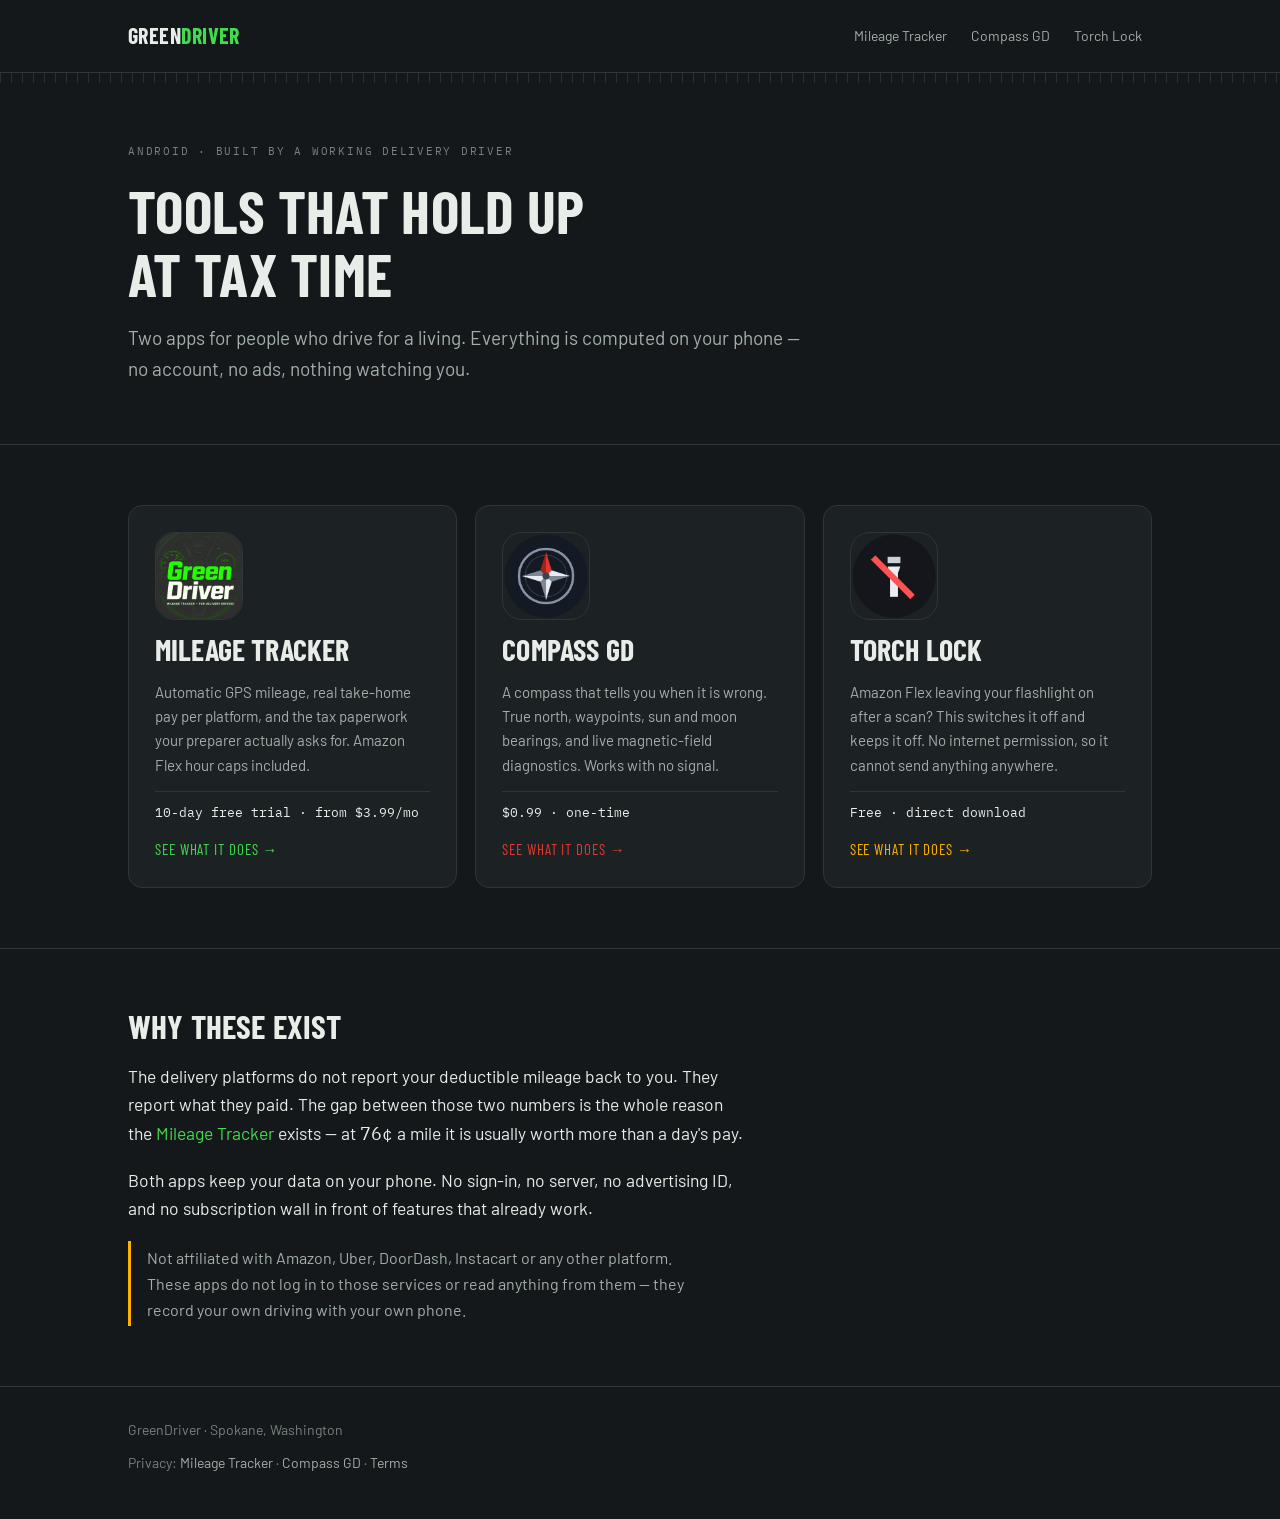
<file: index.html>
<!doctype html>
<html lang="en">
<head>
<meta charset="utf-8">
<meta name="viewport" content="width=device-width, initial-scale=1">
<meta name="theme-color" content="#14181a">
<meta name="description" content="Android apps for gig delivery drivers. Mileage, real pay and tax paperwork, plus a compass that tells you when it is wrong.">
<title>GreenDriver Apps</title>
  <link rel="preconnect" href="https://fonts.googleapis.com">
  <link rel="preconnect" href="https://fonts.gstatic.com" crossorigin>
  <link rel="stylesheet" href="https://fonts.googleapis.com/css2?family=Barlow+Condensed:wght@600;700&family=Barlow:wght@400;600&family=IBM+Plex+Mono:wght@400;500&display=swap">
  <link rel="stylesheet" href="style.css">
</head>
<body>
<header class="topbar">
  <div class="wrap">
    <span class="wordmark">Green<span class="accent">Driver</span></span>
    <nav>
      <a href="greendriver.html">Mileage Tracker</a>
      <a href="compass.html">Compass GD</a>
      <a href="torchlock.html">Torch Lock</a>
    </nav>
  </div>
</header>
<div class="ticks"></div>

<main>
  <section>
    <div class="wrap stack">
      <p class="eyebrow">Android · built by a working delivery driver</p>
      <h1>Tools that hold up<br>at tax time</h1>
      <p class="lede">
        Two apps for people who drive for a living. Everything is computed on your phone —
        no account, no ads, nothing watching you.
      </p>
    </div>
  </section>

  <section>
    <div class="wrap">
      <div class="tiles">

        <a class="tile tile--gd" href="greendriver.html">
          <img src="greendriver.png" alt="GreenDriver Mileage Tracker icon">
          <h2>Mileage Tracker</h2>
          <p>
            Automatic GPS mileage, real take-home pay per platform, and the tax paperwork
            your preparer actually asks for. Amazon Flex hour caps included.
          </p>
          <span class="tile-price">10-day free trial · from $3.99/mo</span>
          <span class="tile-go">See what it does →</span>
        </a>

        <a class="tile tile--cp" href="compass.html">
          <img src="compass.png" alt="Compass GD icon">
          <h2>Compass GD</h2>
          <p>
            A compass that tells you when it is wrong. True north, waypoints, sun and moon
            bearings, and live magnetic-field diagnostics. Works with no signal.
          </p>
          <span class="tile-price">$0.99 · one-time</span>
          <span class="tile-go">See what it does →</span>
        </a>


        <a class="tile tile--tl" href="torchlock.html">
          <img src="torchlock.png" alt="Torch Lock icon">
          <h2>Torch Lock</h2>
          <p>
            Amazon Flex leaving your flashlight on after a scan? This switches it off and keeps
            it off. No internet permission, so it cannot send anything anywhere.
          </p>
          <span class="tile-price">Free · direct download</span>
          <span class="tile-go">See what it does →</span>
        </a>

      </div>
    </div>
  </section>

  <section>
    <div class="wrap stack">
      <h2>Why these exist</h2>
      <p>
        The delivery platforms do not report your deductible mileage back to you. They report
        what they paid. The gap between those two numbers is the whole reason the
        <a href="greendriver.html">Mileage Tracker</a> exists — at
        <span style="font-family:var(--mono)">76¢</span> a mile it is usually worth more than a
        day's pay.
      </p>
      <p>
        Both apps keep your data on your phone. No sign-in, no server, no advertising ID, and
        no subscription wall in front of features that already work.
      </p>
      <p class="callout">
        Not affiliated with Amazon, Uber, DoorDash, Instacart or any other platform. These apps
        do not log in to those services or read anything from them — they record your own
        driving with your own phone.
      </p>
    </div>
  </section>
</main>

<footer>
  <div class="wrap">
    <span>GreenDriver · Spokane, Washington</span>
    <span>
      Privacy: <a href="privacy.html">Mileage Tracker</a> ·
      <a href="compass-privacy.html">Compass GD</a> ·
      <a href="terms.html">Terms</a>
    </span>
  </div>
</footer>
</body>
</html>
</file>
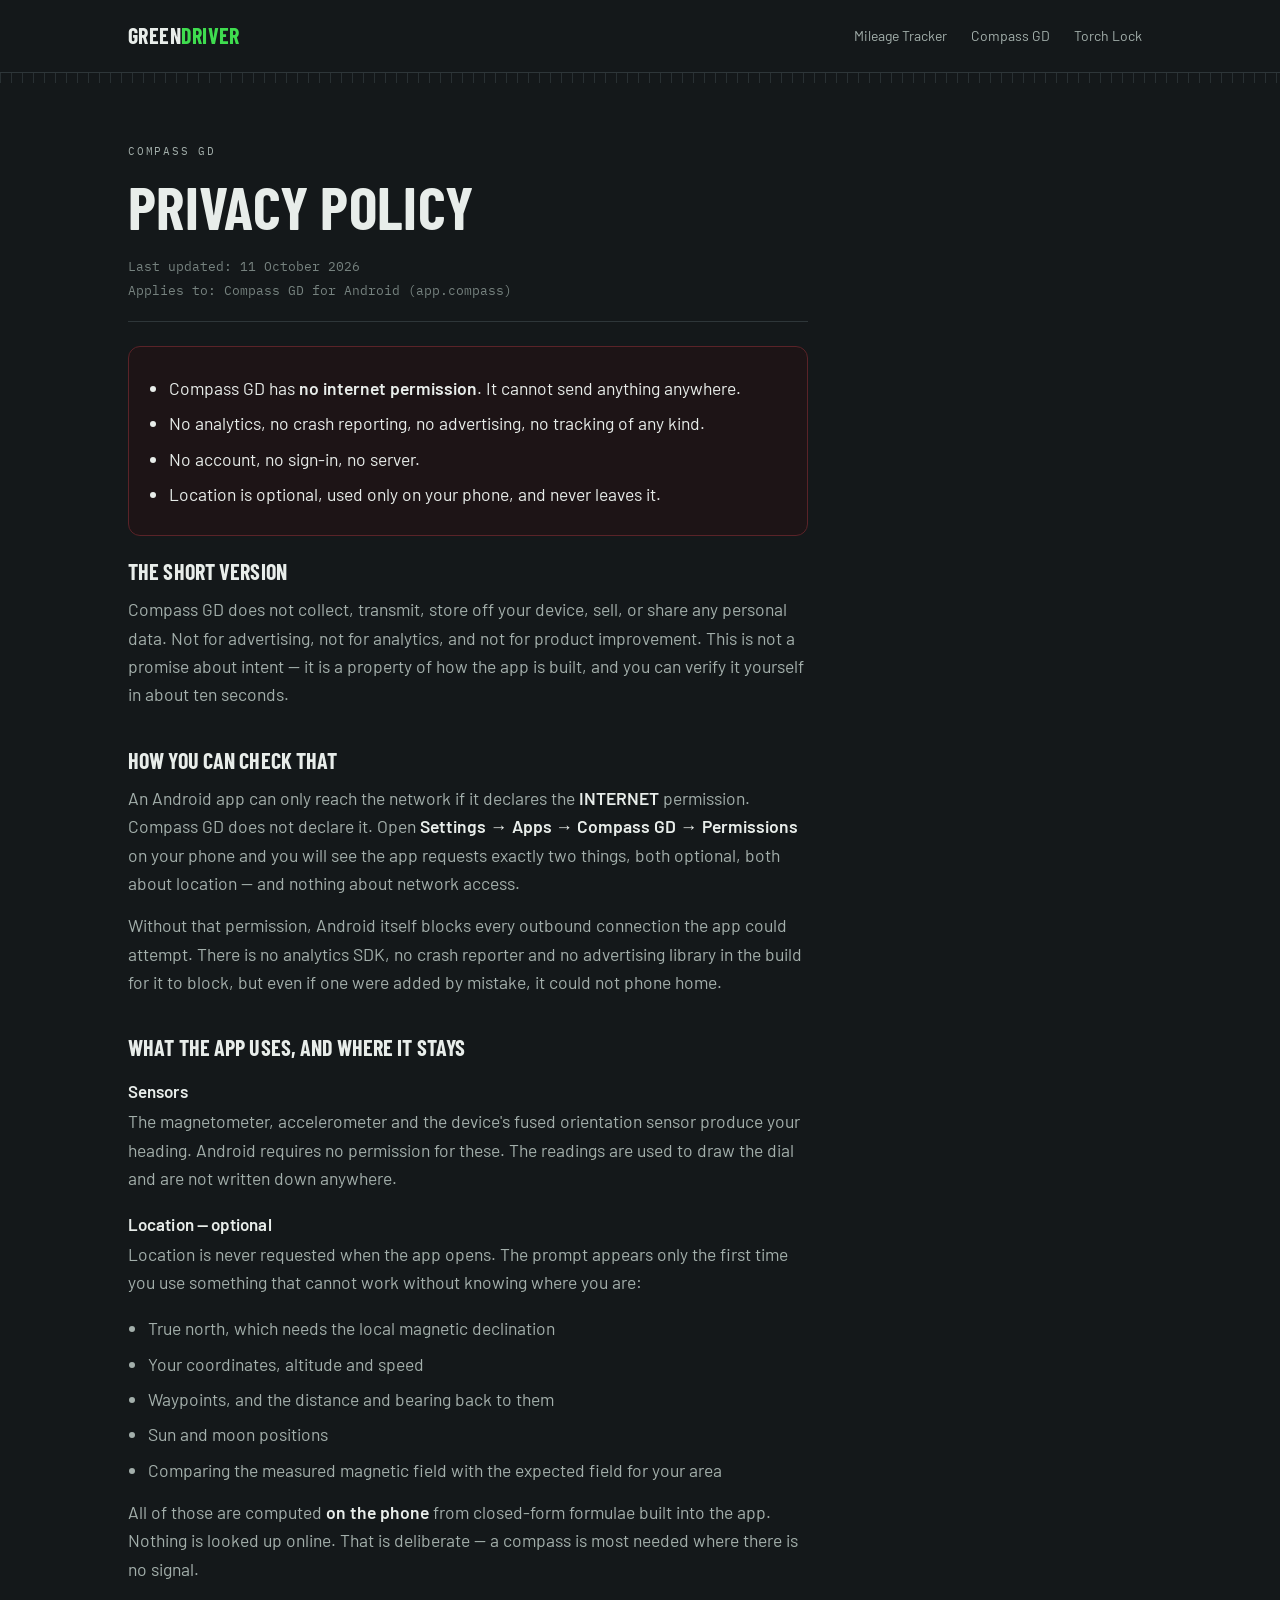
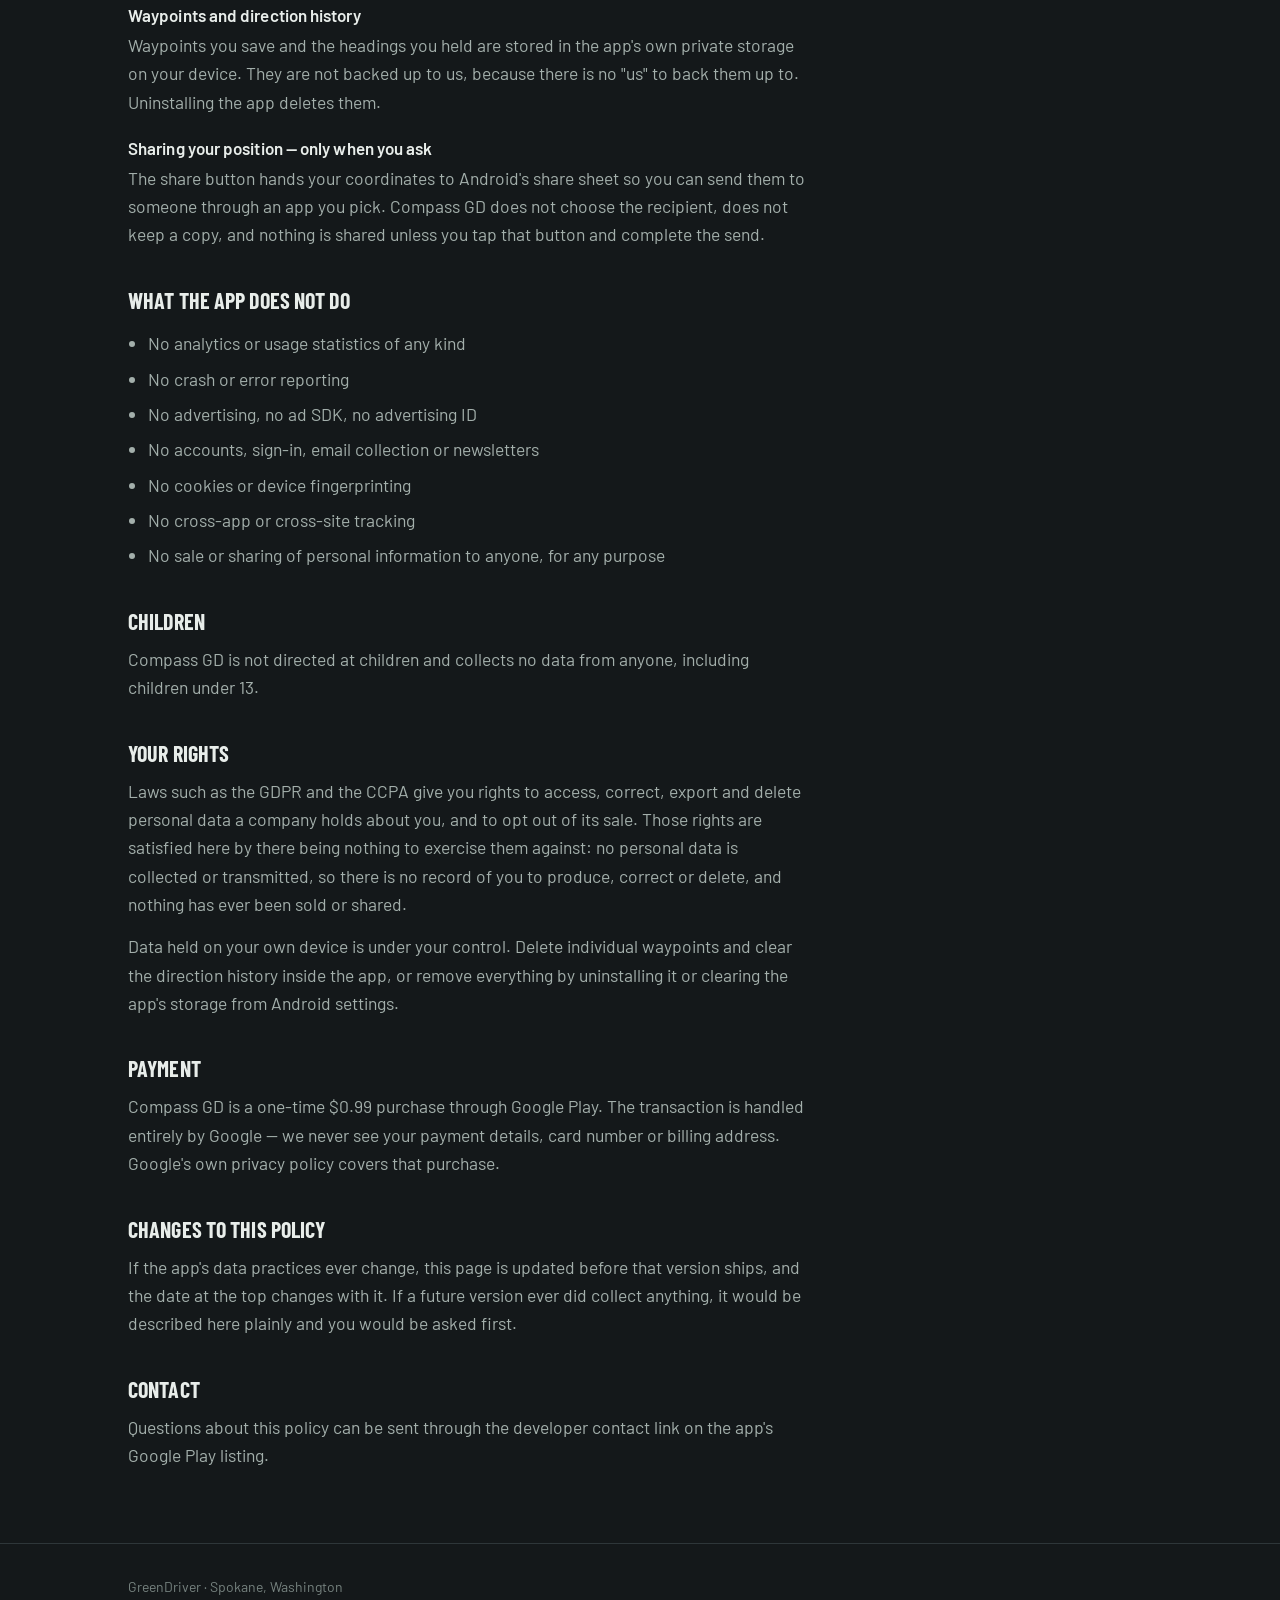
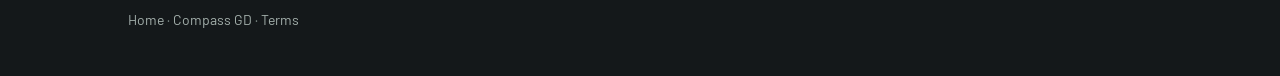
<file: compass-privacy.html>
<!doctype html>
<html lang="en">
<head>
<meta charset="utf-8">
<meta name="viewport" content="width=device-width, initial-scale=1">
<meta name="theme-color" content="#14181a">
<meta name="description" content="Android apps for gig delivery drivers. Mileage, real pay and tax paperwork, plus a compass that tells you when it is wrong.">
<title>Compass GD Privacy Policy</title>
  <link rel="preconnect" href="https://fonts.googleapis.com">
  <link rel="preconnect" href="https://fonts.gstatic.com" crossorigin>
  <link rel="stylesheet" href="https://fonts.googleapis.com/css2?family=Barlow+Condensed:wght@600;700&family=Barlow:wght@400;600&family=IBM+Plex+Mono:wght@400;500&display=swap">
  <link rel="stylesheet" href="style.css">
</head>
<body>
<header class="topbar">
  <div class="wrap">
    <a class="wordmark" href="index.html">Green<span class="accent">Driver</span></a>
    <nav>
      <a href="greendriver.html">Mileage Tracker</a>
      <a href="compass.html">Compass GD</a>
      <a href="torchlock.html">Torch Lock</a>
    </nav>
  </div>
</header>
<div class="ticks"></div>

<main>
  <section>
    <div class="wrap">
      <div class="prose">
        <p class="eyebrow">Compass GD</p>
        <h1>Privacy Policy</h1>

        <div class="meta">
          <span>Last updated: 11 October 2026</span>
          <span>Applies to: Compass GD for Android (app.compass)</span>
        </div>

        <div class="summary summary--cp">
          <ul>
            <li>Compass GD has <b>no internet permission</b>. It cannot send anything anywhere.</li>
            <li>No analytics, no crash reporting, no advertising, no tracking of any kind.</li>
            <li>No account, no sign-in, no server.</li>
            <li>Location is optional, used only on your phone, and never leaves it.</li>
          </ul>
        </div>

        <h2>The short version</h2>
        <p>
          Compass GD does not collect, transmit, store off your device, sell, or share any
          personal data. Not for advertising, not for analytics, and not for product
          improvement. This is not a promise about intent — it is a property of how the app is
          built, and you can verify it yourself in about ten seconds.
        </p>

        <h2>How you can check that</h2>
        <p>
          An Android app can only reach the network if it declares the
          <b>INTERNET</b> permission. Compass GD does not declare it. Open
          <b>Settings → Apps → Compass GD → Permissions</b> on your phone and you will see the
          app requests exactly two things, both optional, both about location — and nothing
          about network access.
        </p>
        <p>
          Without that permission, Android itself blocks every outbound connection the app could
          attempt. There is no analytics SDK, no crash reporter and no advertising library in the
          build for it to block, but even if one were added by mistake, it could not phone home.
        </p>

        <h2>What the app uses, and where it stays</h2>

        <h3>Sensors</h3>
        <p>
          The magnetometer, accelerometer and the device's fused orientation sensor produce your
          heading. Android requires no permission for these. The readings are used to draw the
          dial and are not written down anywhere.
        </p>

        <h3>Location — optional</h3>
        <p>
          Location is never requested when the app opens. The prompt appears only the first time
          you use something that cannot work without knowing where you are:
        </p>
        <ul>
          <li>True north, which needs the local magnetic declination</li>
          <li>Your coordinates, altitude and speed</li>
          <li>Waypoints, and the distance and bearing back to them</li>
          <li>Sun and moon positions</li>
          <li>Comparing the measured magnetic field with the expected field for your area</li>
        </ul>
        <p>
          All of those are computed <b>on the phone</b> from closed-form formulae built into the
          app. Nothing is looked up online. That is deliberate — a compass is most needed where
          there is no signal.
        </p>

        <h3>Waypoints and direction history</h3>
        <p>
          Waypoints you save and the headings you held are stored in the app's own private
          storage on your device. They are not backed up to us, because there is no "us" to back
          them up to. Uninstalling the app deletes them.
        </p>

        <h3>Sharing your position — only when you ask</h3>
        <p>
          The share button hands your coordinates to Android's share sheet so you can send them
          to someone through an app you pick. Compass GD does not choose the recipient, does not
          keep a copy, and nothing is shared unless you tap that button and complete the send.
        </p>

        <h2>What the app does not do</h2>
        <ul>
          <li>No analytics or usage statistics of any kind</li>
          <li>No crash or error reporting</li>
          <li>No advertising, no ad SDK, no advertising ID</li>
          <li>No accounts, sign-in, email collection or newsletters</li>
          <li>No cookies or device fingerprinting</li>
          <li>No cross-app or cross-site tracking</li>
          <li>No sale or sharing of personal information to anyone, for any purpose</li>
        </ul>

        <h2>Children</h2>
        <p>
          Compass GD is not directed at children and collects no data from anyone, including
          children under 13.
        </p>

        <h2>Your rights</h2>
        <p>
          Laws such as the GDPR and the CCPA give you rights to access, correct, export and
          delete personal data a company holds about you, and to opt out of its sale. Those
          rights are satisfied here by there being nothing to exercise them against: no personal
          data is collected or transmitted, so there is no record of you to produce, correct or
          delete, and nothing has ever been sold or shared.
        </p>
        <p>
          Data held on your own device is under your control. Delete individual waypoints and
          clear the direction history inside the app, or remove everything by uninstalling it or
          clearing the app's storage from Android settings.
        </p>

        <h2>Payment</h2>
        <p>
          Compass GD is a one-time $0.99 purchase through Google Play. The transaction is handled
          entirely by Google — we never see your payment details, card number or billing address.
          Google's own privacy policy covers that purchase.
        </p>

        <h2>Changes to this policy</h2>
        <p>
          If the app's data practices ever change, this page is updated before that version
          ships, and the date at the top changes with it. If a future version ever did collect
          anything, it would be described here plainly and you would be asked first.
        </p>

        <h2>Contact</h2>
        <p>
          Questions about this policy can be sent through the developer contact link on
          the app's Google Play listing.
        </p>
      </div>
    </div>
  </section>
</main>

<footer>
  <div class="wrap">
    <span>GreenDriver · Spokane, Washington</span>
    <span>
      <a href="index.html">Home</a> ·
      <a href="compass.html">Compass GD</a> ·
      <a href="terms.html">Terms</a>
    </span>
  </div>
</footer>
</body>
</html>
</file>
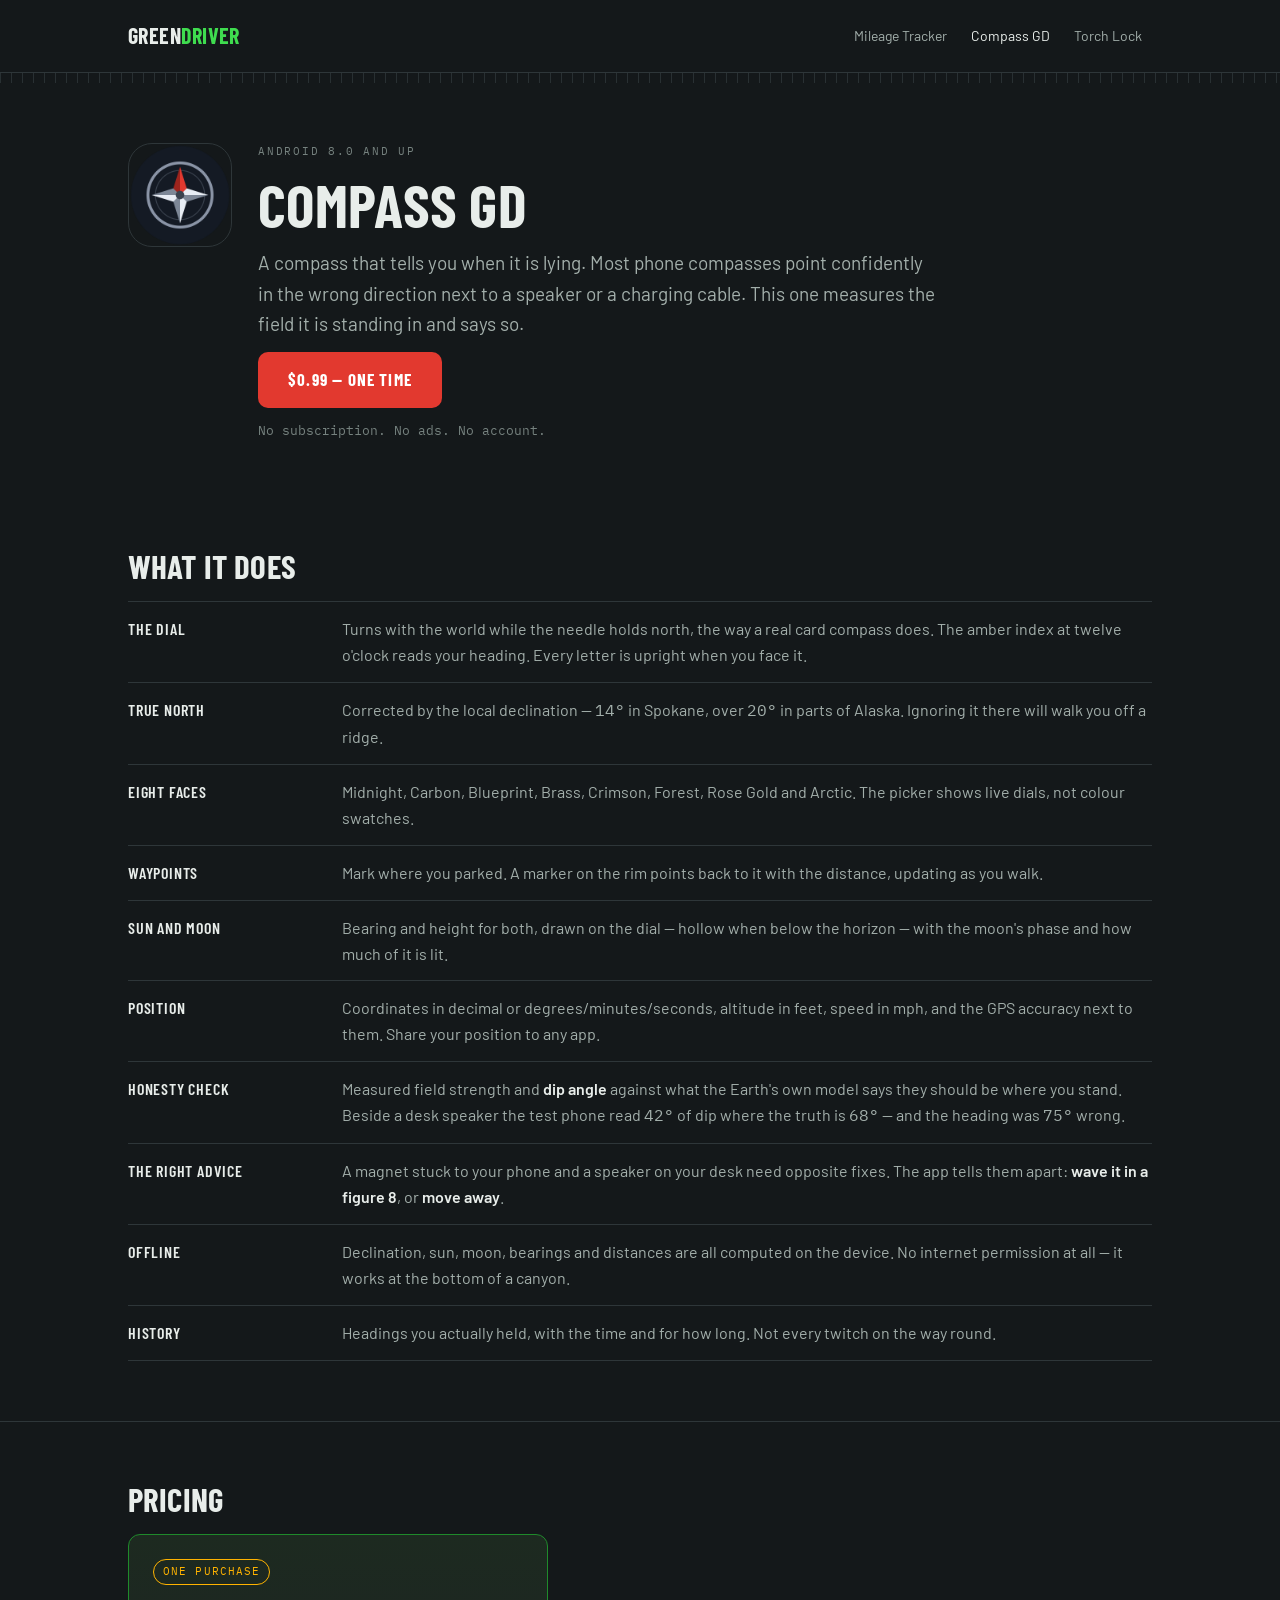
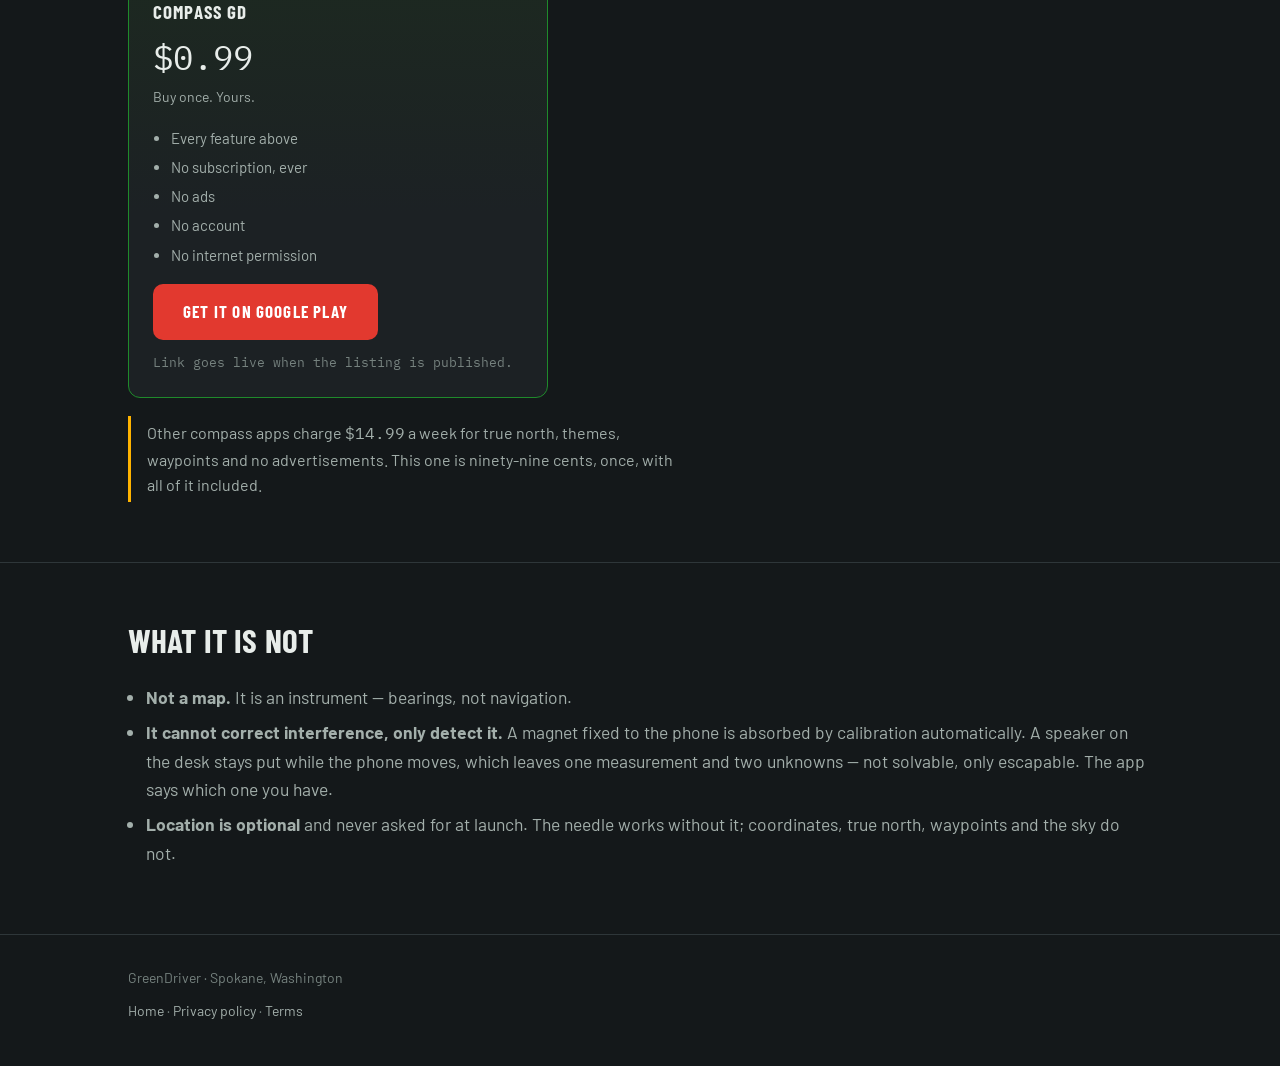
<file: compass.html>
<!doctype html>
<html lang="en">
<head>
<meta charset="utf-8">
<meta name="viewport" content="width=device-width, initial-scale=1">
<meta name="theme-color" content="#14181a">
<meta name="description" content="Android apps for gig delivery drivers. Mileage, real pay and tax paperwork, plus a compass that tells you when it is wrong.">
<title>Compass GD</title>
  <link rel="preconnect" href="https://fonts.googleapis.com">
  <link rel="preconnect" href="https://fonts.gstatic.com" crossorigin>
  <link rel="stylesheet" href="https://fonts.googleapis.com/css2?family=Barlow+Condensed:wght@600;700&family=Barlow:wght@400;600&family=IBM+Plex+Mono:wght@400;500&display=swap">
  <link rel="stylesheet" href="style.css">
</head>
<body>
<header class="topbar">
  <div class="wrap">
    <a class="wordmark" href="index.html">Green<span class="accent">Driver</span></a>
    <nav>
      <a href="greendriver.html">Mileage Tracker</a>
      <a href="compass.html" aria-current="page">Compass GD</a>
      <a href="torchlock.html">Torch Lock</a>
    </nav>
  </div>
</header>
<div class="ticks"></div>

<main>
  <div class="wrap">
    <div class="hero">
      <img src="compass.png" alt="Compass GD icon">
      <div class="hero-text">
        <p class="eyebrow">Android 8.0 and up</p>
        <h1>Compass GD</h1>
        <p class="lede">
          A compass that tells you when it is lying. Most phone compasses point confidently in
          the wrong direction next to a speaker or a charging cable. This one measures the field
          it is standing in and says so.
        </p>
        <a class="cta cta--red" href="#pricing">$0.99 — one time</a>
        <p class="cta-note">No subscription. No ads. No account.</p>
      </div>
    </div>
  </div>

  <section>
    <div class="wrap stack">
      <h2>What it does</h2>
      <div class="spec">

        <div class="spec-row">
          <div class="spec-key">The dial</div>
          <div class="spec-val">
            Turns with the world while the needle holds north, the way a real card compass does.
            The amber index at twelve o'clock reads your heading. Every letter is upright when
            you face it.
          </div>
        </div>

        <div class="spec-row">
          <div class="spec-key">True north</div>
          <div class="spec-val">
            Corrected by the local declination — <span class="num">14°</span> in Spokane, over
            <span class="num">20°</span> in parts of Alaska. Ignoring it there will walk you off
            a ridge.
          </div>
        </div>

        <div class="spec-row">
          <div class="spec-key">Eight faces</div>
          <div class="spec-val">
            Midnight, Carbon, Blueprint, Brass, Crimson, Forest, Rose Gold and Arctic. The
            picker shows live dials, not colour swatches.
          </div>
        </div>

        <div class="spec-row">
          <div class="spec-key">Waypoints</div>
          <div class="spec-val">
            Mark where you parked. A marker on the rim points back to it with the distance,
            updating as you walk.
          </div>
        </div>

        <div class="spec-row">
          <div class="spec-key">Sun and moon</div>
          <div class="spec-val">
            Bearing and height for both, drawn on the dial — hollow when below the horizon —
            with the moon's phase and how much of it is lit.
          </div>
        </div>

        <div class="spec-row">
          <div class="spec-key">Position</div>
          <div class="spec-val">
            Coordinates in decimal or degrees/minutes/seconds, altitude in feet, speed in mph,
            and the GPS accuracy next to them. Share your position to any app.
          </div>
        </div>

        <div class="spec-row">
          <div class="spec-key">Honesty check</div>
          <div class="spec-val">
            Measured field strength and <b>dip angle</b> against what the Earth's own model says
            they should be where you stand. Beside a desk speaker the test phone read
            <span class="num">42°</span> of dip where the truth is <span class="num">68°</span> —
            and the heading was <span class="num">75°</span> wrong.
          </div>
        </div>

        <div class="spec-row">
          <div class="spec-key">The right advice</div>
          <div class="spec-val">
            A magnet stuck to your phone and a speaker on your desk need opposite fixes. The app
            tells them apart: <b>wave it in a figure 8</b>, or <b>move away</b>.
          </div>
        </div>

        <div class="spec-row">
          <div class="spec-key">Offline</div>
          <div class="spec-val">
            Declination, sun, moon, bearings and distances are all computed on the device. No
            internet permission at all — it works at the bottom of a canyon.
          </div>
        </div>

        <div class="spec-row">
          <div class="spec-key">History</div>
          <div class="spec-val">
            Headings you actually held, with the time and for how long. Not every twitch on the
            way round.
          </div>
        </div>

      </div>
    </div>
  </section>

  <section id="pricing">
    <div class="wrap stack">
      <h2>Pricing</h2>
      <div class="plans">
        <div class="plan plan--lead" style="max-width:420px">
          <span class="badge badge--amber">One purchase</span>
          <span class="plan-name">Compass GD</span>
          <span class="plan-price">$0.99</span>
          <span class="plan-sub">Buy once. Yours.</span>
          <ul>
            <li>Every feature above</li>
            <li>No subscription, ever</li>
            <li>No ads</li>
            <li>No account</li>
            <li>No internet permission</li>
          </ul>
          <a class="cta cta--red" href="#">Get it on Google Play</a>
          <p class="cta-note">Link goes live when the listing is published.</p>
        </div>
      </div>
      <p class="callout">
        Other compass apps charge <span style="font-family:var(--mono)">$14.99</span> a week for
        true north, themes, waypoints and no advertisements. This one is ninety-nine cents, once,
        with all of it included.
      </p>
    </div>
  </section>

  <section>
    <div class="wrap stack">
      <h2>What it is not</h2>
      <ul class="notlist">
        <li>
          <b>Not a map.</b> It is an instrument — bearings, not navigation.
        </li>
        <li>
          <b>It cannot correct interference, only detect it.</b> A magnet fixed to the phone is
          absorbed by calibration automatically. A speaker on the desk stays put while the phone
          moves, which leaves one measurement and two unknowns — not solvable, only escapable.
          The app says which one you have.
        </li>
        <li>
          <b>Location is optional</b> and never asked for at launch. The needle works without
          it; coordinates, true north, waypoints and the sky do not.
        </li>
      </ul>
    </div>
  </section>
</main>

<footer>
  <div class="wrap">
    <span>GreenDriver · Spokane, Washington</span>
    <span><a href="index.html">Home</a> · <a href="compass-privacy.html">Privacy policy</a> · <a href="terms.html">Terms</a></span>
  </div>
</footer>
</body>
</html>
</file>
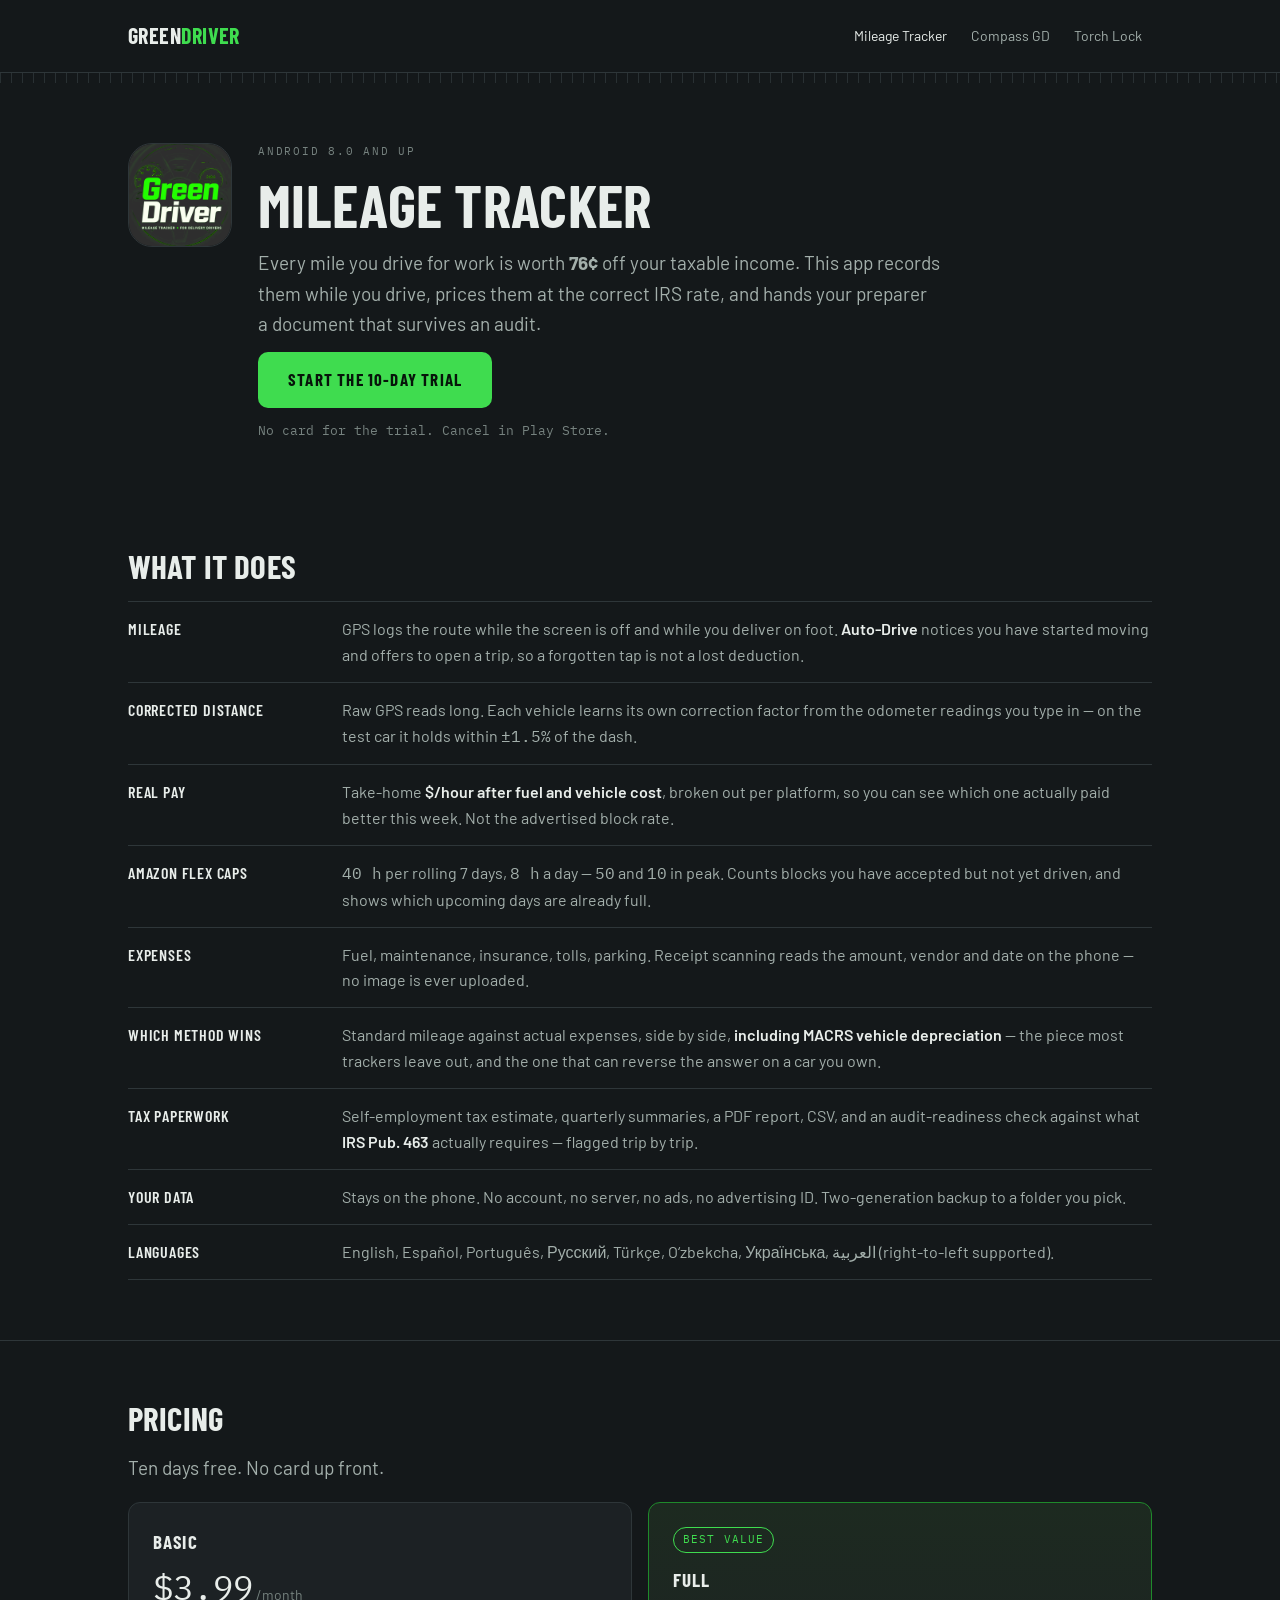
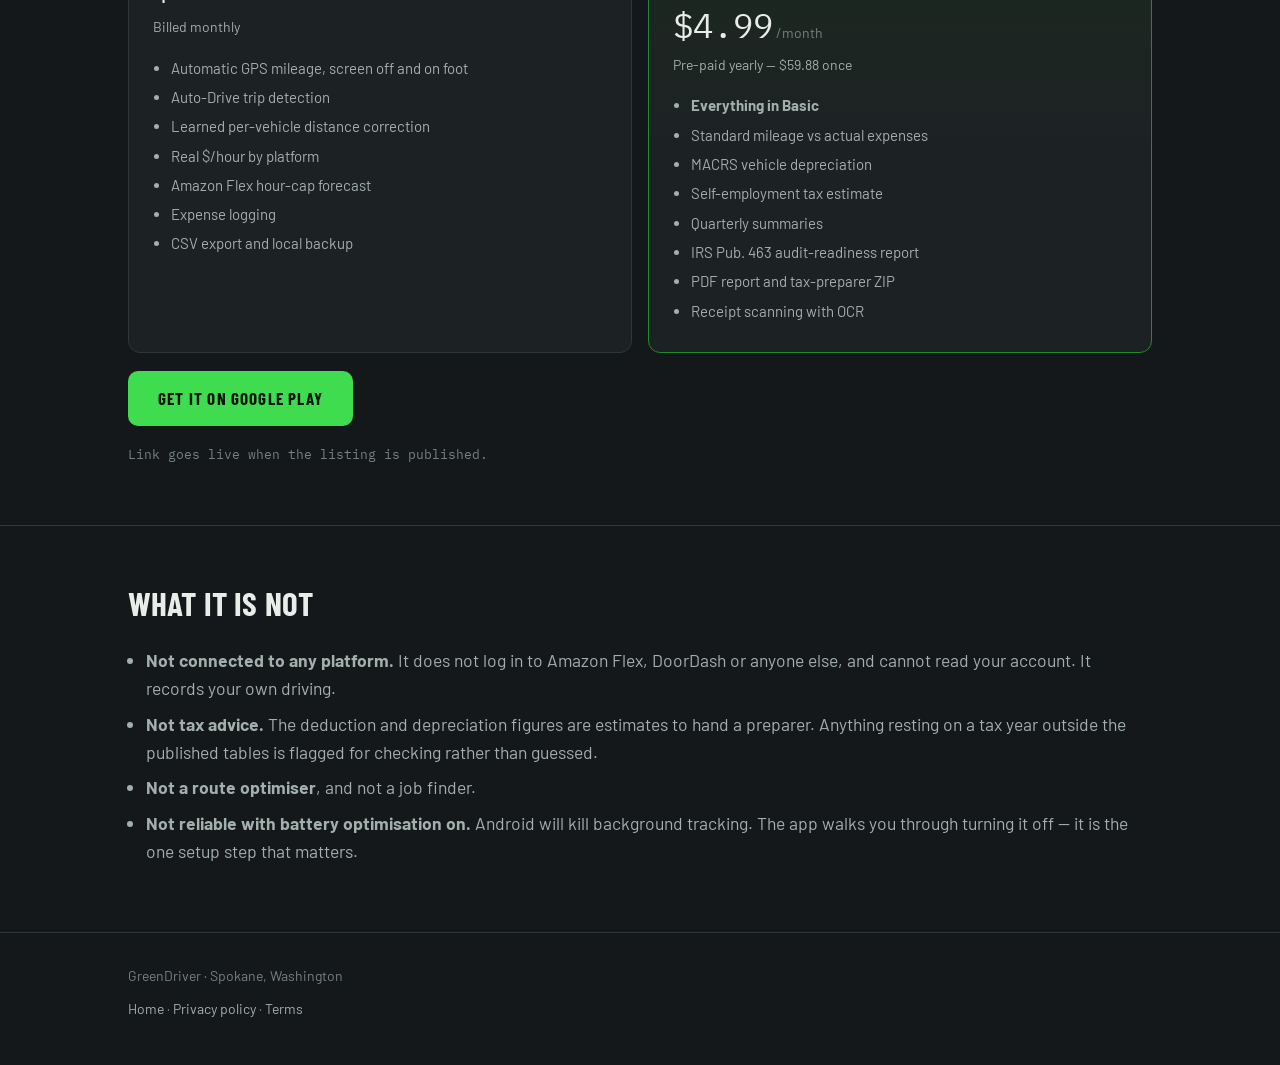
<file: greendriver.html>
<!doctype html>
<html lang="en">
<head>
<meta charset="utf-8">
<meta name="viewport" content="width=device-width, initial-scale=1">
<meta name="theme-color" content="#14181a">
<meta name="description" content="Android apps for gig delivery drivers. Mileage, real pay and tax paperwork, plus a compass that tells you when it is wrong.">
<title>GreenDriver Mileage Tracker</title>
  <link rel="preconnect" href="https://fonts.googleapis.com">
  <link rel="preconnect" href="https://fonts.gstatic.com" crossorigin>
  <link rel="stylesheet" href="https://fonts.googleapis.com/css2?family=Barlow+Condensed:wght@600;700&family=Barlow:wght@400;600&family=IBM+Plex+Mono:wght@400;500&display=swap">
  <link rel="stylesheet" href="style.css">
</head>
<body>
<header class="topbar">
  <div class="wrap">
    <a class="wordmark" href="index.html">Green<span class="accent">Driver</span></a>
    <nav>
      <a href="greendriver.html" aria-current="page">Mileage Tracker</a>
      <a href="compass.html">Compass GD</a>
      <a href="torchlock.html">Torch Lock</a>
    </nav>
  </div>
</header>
<div class="ticks"></div>

<main>
  <div class="wrap">
    <div class="hero">
      <img src="greendriver.png" alt="GreenDriver Mileage Tracker icon">
      <div class="hero-text">
        <p class="eyebrow">Android 8.0 and up</p>
        <h1>Mileage Tracker</h1>
        <p class="lede">
          Every mile you drive for work is worth <b>76¢</b> off your taxable income. This app
          records them while you drive, prices them at the correct IRS rate, and hands your
          preparer a document that survives an audit.
        </p>
        <a class="cta cta--green" href="#pricing">Start the 10-day trial</a>
        <p class="cta-note">No card for the trial. Cancel in Play Store.</p>
      </div>
    </div>
  </div>

  <section>
    <div class="wrap stack">
      <h2>What it does</h2>
      <div class="spec">

        <div class="spec-row">
          <div class="spec-key">Mileage</div>
          <div class="spec-val">
            GPS logs the route while the screen is off and while you deliver on foot.
            <b>Auto-Drive</b> notices you have started moving and offers to open a trip, so a
            forgotten tap is not a lost deduction.
          </div>
        </div>

        <div class="spec-row">
          <div class="spec-key">Corrected distance</div>
          <div class="spec-val">
            Raw GPS reads long. Each vehicle learns its own correction factor from the odometer
            readings you type in — on the test car it holds within
            <span class="num">±1.5%</span> of the dash.
          </div>
        </div>

        <div class="spec-row">
          <div class="spec-key">Real pay</div>
          <div class="spec-val">
            Take-home <b>$/hour after fuel and vehicle cost</b>, broken out per platform, so you
            can see which one actually paid better this week. Not the advertised block rate.
          </div>
        </div>

        <div class="spec-row">
          <div class="spec-key">Amazon Flex caps</div>
          <div class="spec-val">
            <span class="num">40 h</span> per rolling 7 days, <span class="num">8 h</span> a day
            — <span class="num">50</span> and <span class="num">10</span> in peak. Counts blocks
            you have accepted but not yet driven, and shows which upcoming days are already full.
          </div>
        </div>

        <div class="spec-row">
          <div class="spec-key">Expenses</div>
          <div class="spec-val">
            Fuel, maintenance, insurance, tolls, parking. Receipt scanning reads the amount,
            vendor and date on the phone — no image is ever uploaded.
          </div>
        </div>

        <div class="spec-row">
          <div class="spec-key">Which method wins</div>
          <div class="spec-val">
            Standard mileage against actual expenses, side by side, <b>including MACRS vehicle
            depreciation</b> — the piece most trackers leave out, and the one that can reverse
            the answer on a car you own.
          </div>
        </div>

        <div class="spec-row">
          <div class="spec-key">Tax paperwork</div>
          <div class="spec-val">
            Self-employment tax estimate, quarterly summaries, a PDF report, CSV, and an
            audit-readiness check against what <b>IRS Pub. 463</b> actually requires — flagged
            trip by trip.
          </div>
        </div>

        <div class="spec-row">
          <div class="spec-key">Your data</div>
          <div class="spec-val">
            Stays on the phone. No account, no server, no ads, no advertising ID. Two-generation
            backup to a folder you pick.
          </div>
        </div>

        <div class="spec-row">
          <div class="spec-key">Languages</div>
          <div class="spec-val">
            English, Español, Português, Русский, Türkçe, O‘zbekcha, Українська, العربية
            (right-to-left supported).
          </div>
        </div>

      </div>
    </div>
  </section>

  <section id="pricing">
    <div class="wrap stack">
      <h2>Pricing</h2>
      <p class="lede">Ten days free. No card up front.</p>

      <div class="plans">

        <div class="plan">
          <span class="plan-name">Basic</span>
          <span class="plan-price">$3.99<small> /month</small></span>
          <span class="plan-sub">Billed monthly</span>
          <ul>
            <li>Automatic GPS mileage, screen off and on foot</li>
            <li>Auto-Drive trip detection</li>
            <li>Learned per-vehicle distance correction</li>
            <li>Real $/hour by platform</li>
            <li>Amazon Flex hour-cap forecast</li>
            <li>Expense logging</li>
            <li>CSV export and local backup</li>
          </ul>
        </div>

        <div class="plan plan--lead">
          <span class="badge badge--green">Best value</span>
          <span class="plan-name">Full</span>
          <span class="plan-price">$4.99<small> /month</small></span>
          <span class="plan-sub">Pre-paid yearly — $59.88 once</span>
          <ul>
            <li><b>Everything in Basic</b></li>
            <li>Standard mileage vs actual expenses</li>
            <li>MACRS vehicle depreciation</li>
            <li>Self-employment tax estimate</li>
            <li>Quarterly summaries</li>
            <li>IRS Pub. 463 audit-readiness report</li>
            <li>PDF report and tax-preparer ZIP</li>
            <li>Receipt scanning with OCR</li>
          </ul>
        </div>

      </div>

      <a class="cta cta--green" href="#">Get it on Google Play</a>
      <p class="cta-note">Link goes live when the listing is published.</p>
    </div>
  </section>

  <section>
    <div class="wrap stack">
      <h2>What it is not</h2>
      <ul class="notlist">
        <li>
          <b>Not connected to any platform.</b> It does not log in to Amazon Flex, DoorDash or
          anyone else, and cannot read your account. It records your own driving.
        </li>
        <li>
          <b>Not tax advice.</b> The deduction and depreciation figures are estimates to hand a
          preparer. Anything resting on a tax year outside the published tables is flagged for
          checking rather than guessed.
        </li>
        <li>
          <b>Not a route optimiser</b>, and not a job finder.
        </li>
        <li>
          <b>Not reliable with battery optimisation on.</b> Android will kill background
          tracking. The app walks you through turning it off — it is the one setup step that
          matters.
        </li>
      </ul>
    </div>
  </section>
</main>

<footer>
  <div class="wrap">
    <span>GreenDriver · Spokane, Washington</span>
    <span><a href="index.html">Home</a> · <a href="privacy.html">Privacy policy</a> · <a href="terms.html">Terms</a></span>
  </div>
</footer>
</body>
</html>
</file>
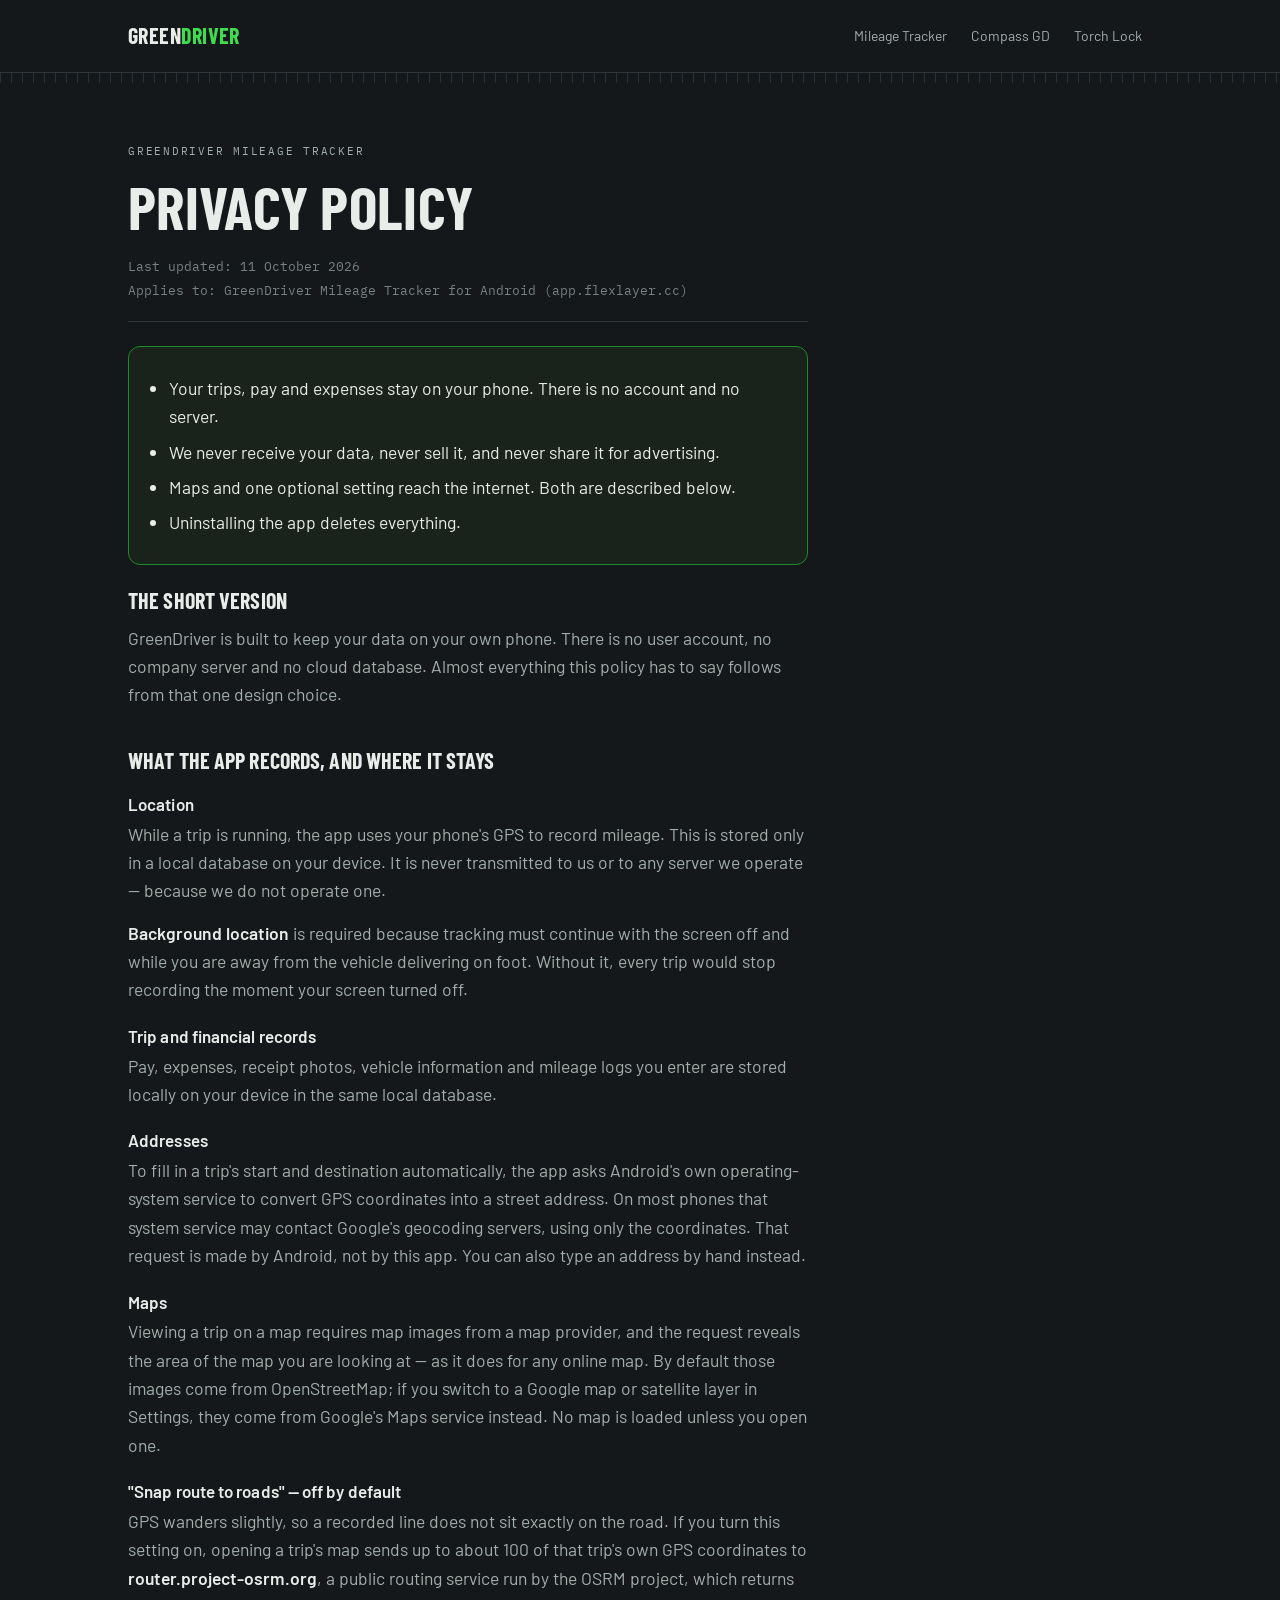
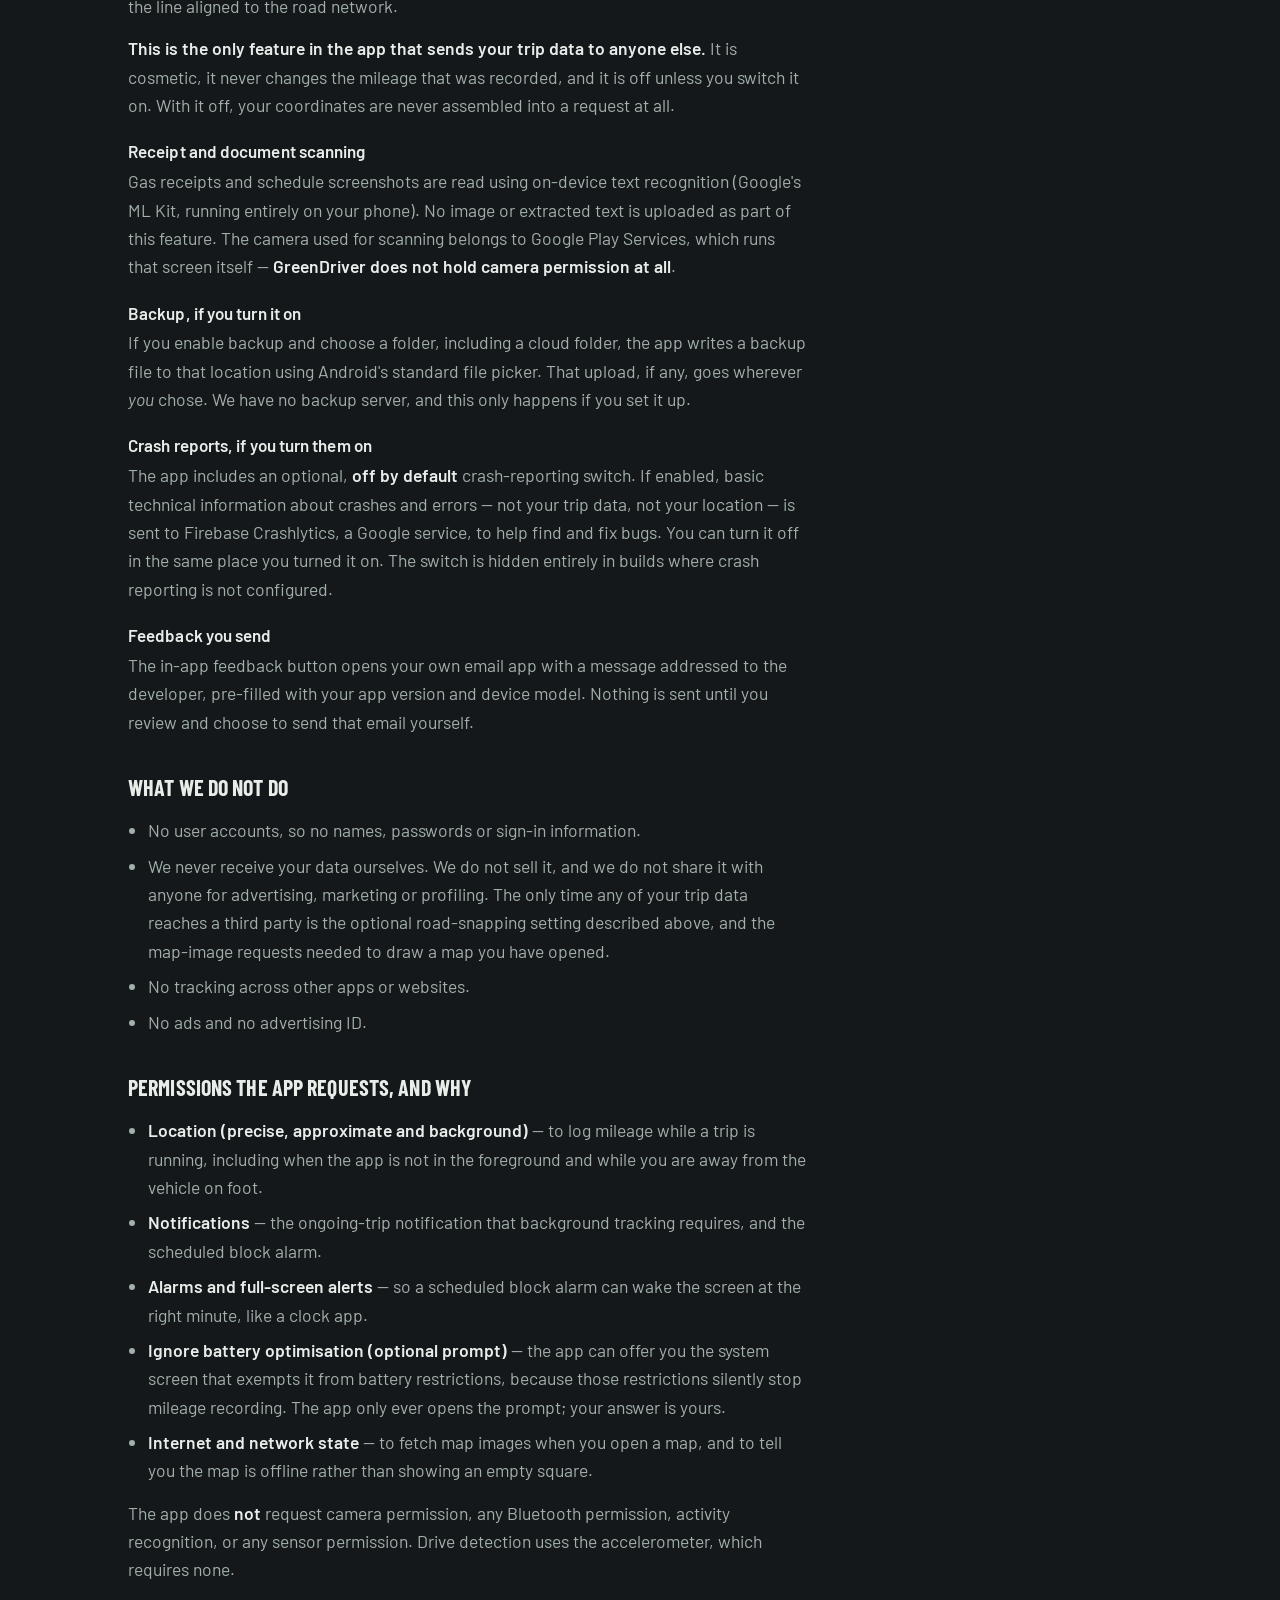
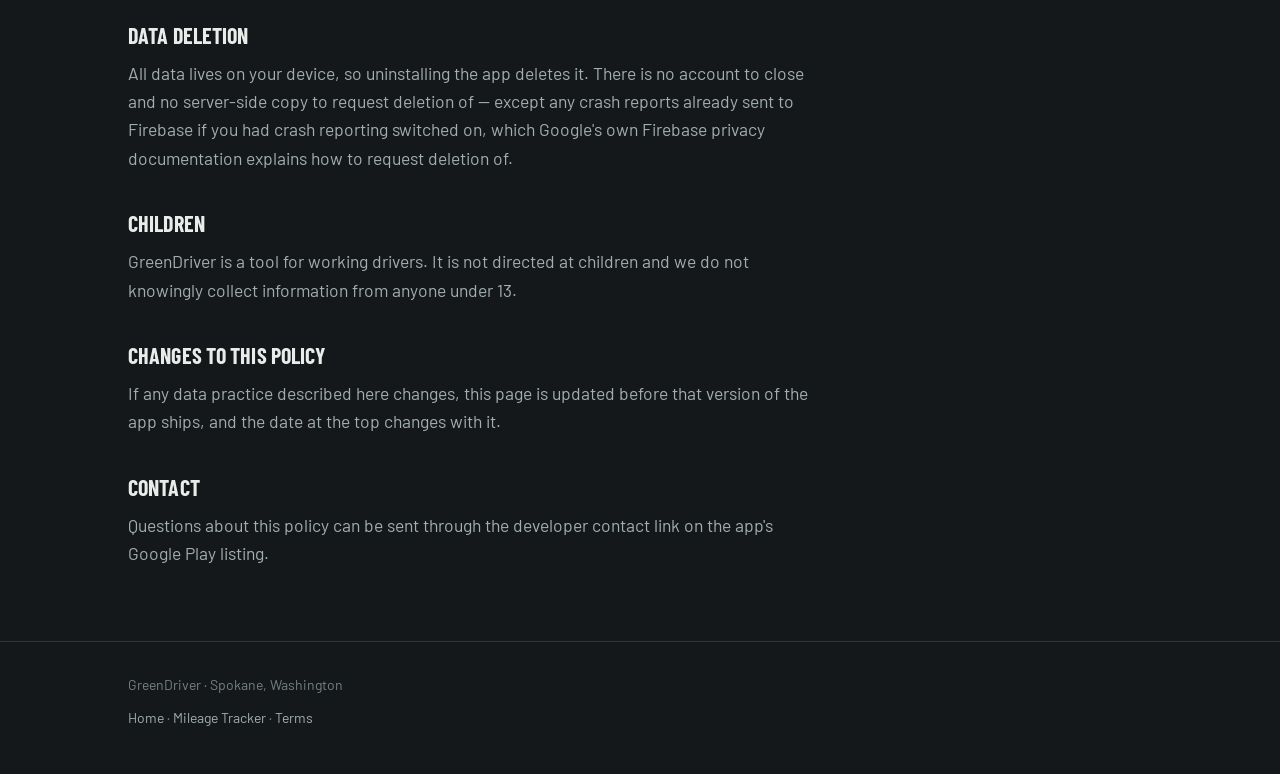
<file: privacy.html>
<!doctype html>
<html lang="en">
<head>
<meta charset="utf-8">
<meta name="viewport" content="width=device-width, initial-scale=1">
<meta name="theme-color" content="#14181a">
<meta name="description" content="Android apps for gig delivery drivers. Mileage, real pay and tax paperwork, plus a compass that tells you when it is wrong.">
<title>Mileage Tracker Privacy Policy</title>
  <link rel="preconnect" href="https://fonts.googleapis.com">
  <link rel="preconnect" href="https://fonts.gstatic.com" crossorigin>
  <link rel="stylesheet" href="https://fonts.googleapis.com/css2?family=Barlow+Condensed:wght@600;700&family=Barlow:wght@400;600&family=IBM+Plex+Mono:wght@400;500&display=swap">
  <link rel="stylesheet" href="style.css">
</head>
<body>
<header class="topbar">
  <div class="wrap">
    <a class="wordmark" href="index.html">Green<span class="accent">Driver</span></a>
    <nav>
      <a href="greendriver.html">Mileage Tracker</a>
      <a href="compass.html">Compass GD</a>
      <a href="torchlock.html">Torch Lock</a>
    </nav>
  </div>
</header>
<div class="ticks"></div>

<main>
  <section>
    <div class="wrap">
      <div class="prose">
        <p class="eyebrow">GreenDriver Mileage Tracker</p>
        <h1>Privacy Policy</h1>

        <div class="meta">
          <span>Last updated: 11 October 2026</span>
          <span>Applies to: GreenDriver Mileage Tracker for Android (app.flexlayer.cc)</span>
        </div>

        <div class="summary">
          <ul>
            <li>Your trips, pay and expenses stay on your phone. There is no account and no server.</li>
            <li>We never receive your data, never sell it, and never share it for advertising.</li>
            <li>Maps and one optional setting reach the internet. Both are described below.</li>
            <li>Uninstalling the app deletes everything.</li>
          </ul>
        </div>

        <h2>The short version</h2>
        <p>
          GreenDriver is built to keep your data on your own phone. There is no user account, no
          company server and no cloud database. Almost everything this policy has to say follows
          from that one design choice.
        </p>

        <h2>What the app records, and where it stays</h2>

        <h3>Location</h3>
        <p>
          While a trip is running, the app uses your phone's GPS to record mileage. This is
          stored only in a local database on your device. It is never transmitted to us or to
          any server we operate — because we do not operate one.
        </p>
        <p>
          <b>Background location</b> is required because tracking must continue with the screen
          off and while you are away from the vehicle delivering on foot. Without it, every trip
          would stop recording the moment your screen turned off.
        </p>

        <h3>Trip and financial records</h3>
        <p>
          Pay, expenses, receipt photos, vehicle information and mileage logs you enter are
          stored locally on your device in the same local database.
        </p>

        <h3>Addresses</h3>
        <p>
          To fill in a trip's start and destination automatically, the app asks Android's own
          operating-system service to convert GPS coordinates into a street address. On most
          phones that system service may contact Google's geocoding servers, using only the
          coordinates. That request is made by Android, not by this app. You can also type an
          address by hand instead.
        </p>

        <h3>Maps</h3>
        <p>
          Viewing a trip on a map requires map images from a map provider, and the request
          reveals the area of the map you are looking at — as it does for any online map. By
          default those images come from OpenStreetMap; if you switch to a Google map or
          satellite layer in Settings, they come from Google's Maps service instead. No map is
          loaded unless you open one.
        </p>

        <h3>"Snap route to roads" — off by default</h3>
        <p>
          GPS wanders slightly, so a recorded line does not sit exactly on the road. If you turn
          this setting on, opening a trip's map sends up to about 100 of that trip's own GPS
          coordinates to <b>router.project-osrm.org</b>, a public routing service run by the OSRM
          project, which returns the line aligned to the road network.
        </p>
        <p>
          <b>This is the only feature in the app that sends your trip data to anyone else.</b> It
          is cosmetic, it never changes the mileage that was recorded, and it is off unless you
          switch it on. With it off, your coordinates are never assembled into a request at all.
        </p>

        <h3>Receipt and document scanning</h3>
        <p>
          Gas receipts and schedule screenshots are read using on-device text recognition
          (Google's ML Kit, running entirely on your phone). No image or extracted text is
          uploaded as part of this feature. The camera used for scanning belongs to Google Play
          Services, which runs that screen itself — <b>GreenDriver does not hold camera
          permission at all</b>.
        </p>

        <h3>Backup, if you turn it on</h3>
        <p>
          If you enable backup and choose a folder, including a cloud folder, the app writes a
          backup file to that location using Android's standard file picker. That upload, if
          any, goes wherever <i>you</i> chose. We have no backup server, and this only happens if
          you set it up.
        </p>

        <h3>Crash reports, if you turn them on</h3>
        <p>
          The app includes an optional, <b>off by default</b> crash-reporting switch. If enabled,
          basic technical information about crashes and errors — not your trip data, not your
          location — is sent to Firebase Crashlytics, a Google service, to help find and fix
          bugs. You can turn it off in the same place you turned it on. The switch is hidden
          entirely in builds where crash reporting is not configured.
        </p>

        <h3>Feedback you send</h3>
        <p>
          The in-app feedback button opens your own email app with a message addressed to the
          developer, pre-filled with your app version and device model. Nothing is sent
          until you review and choose to send that email yourself.
        </p>

        <h2>What we do not do</h2>
        <ul>
          <li>No user accounts, so no names, passwords or sign-in information.</li>
          <li>
            We never receive your data ourselves. We do not sell it, and we do not share it with
            anyone for advertising, marketing or profiling. The only time any of your trip data
            reaches a third party is the optional road-snapping setting described above, and the
            map-image requests needed to draw a map you have opened.
          </li>
          <li>No tracking across other apps or websites.</li>
          <li>No ads and no advertising ID.</li>
        </ul>

        <h2>Permissions the app requests, and why</h2>
        <ul>
          <li>
            <b>Location (precise, approximate and background)</b> — to log mileage while a trip
            is running, including when the app is not in the foreground and while you are away
            from the vehicle on foot.
          </li>
          <li>
            <b>Notifications</b> — the ongoing-trip notification that background tracking
            requires, and the scheduled block alarm.
          </li>
          <li>
            <b>Alarms and full-screen alerts</b> — so a scheduled block alarm can wake the screen
            at the right minute, like a clock app.
          </li>
          <li>
            <b>Ignore battery optimisation (optional prompt)</b> — the app can offer you the
            system screen that exempts it from battery restrictions, because those restrictions
            silently stop mileage recording. The app only ever opens the prompt; your answer is
            yours.
          </li>
          <li>
            <b>Internet and network state</b> — to fetch map images when you open a map, and to
            tell you the map is offline rather than showing an empty square.
          </li>
        </ul>
        <p>
          The app does <b>not</b> request camera permission, any Bluetooth permission, activity
          recognition, or any sensor permission. Drive detection uses the accelerometer, which
          requires none.
        </p>

        <h2>Data deletion</h2>
        <p>
          All data lives on your device, so uninstalling the app deletes it. There is no account
          to close and no server-side copy to request deletion of — except any crash reports
          already sent to Firebase if you had crash reporting switched on, which Google's own
          Firebase privacy documentation explains how to request deletion of.
        </p>

        <h2>Children</h2>
        <p>
          GreenDriver is a tool for working drivers. It is not directed at children and we do not
          knowingly collect information from anyone under 13.
        </p>

        <h2>Changes to this policy</h2>
        <p>
          If any data practice described here changes, this page is updated before that version
          of the app ships, and the date at the top changes with it.
        </p>

        <h2>Contact</h2>
        <p>
          Questions about this policy can be sent through the developer contact link on
          the app's Google Play listing.
        </p>
      </div>
    </div>
  </section>
</main>

<footer>
  <div class="wrap">
    <span>GreenDriver · Spokane, Washington</span>
    <span>
      <a href="index.html">Home</a> ·
      <a href="greendriver.html">Mileage Tracker</a> ·
      <a href="terms.html">Terms</a>
    </span>
  </div>
</footer>
</body>
</html>
</file>
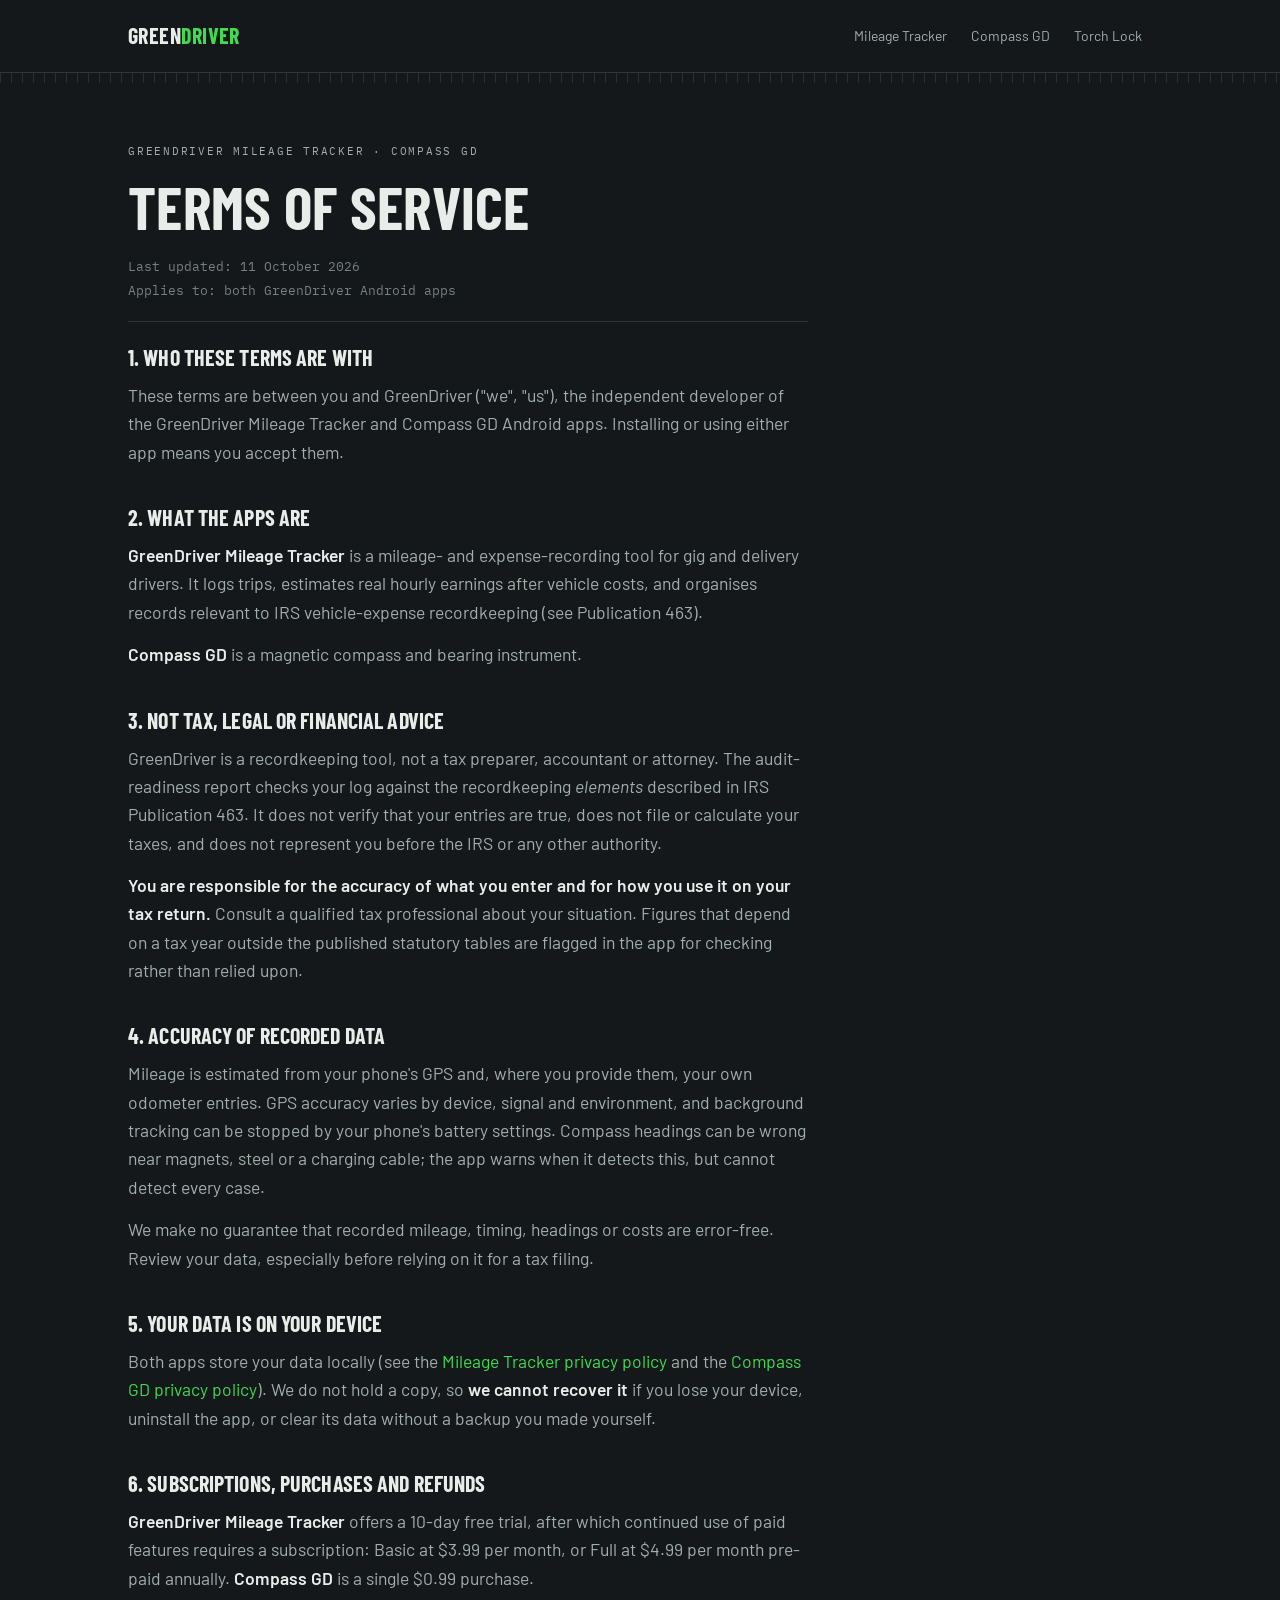
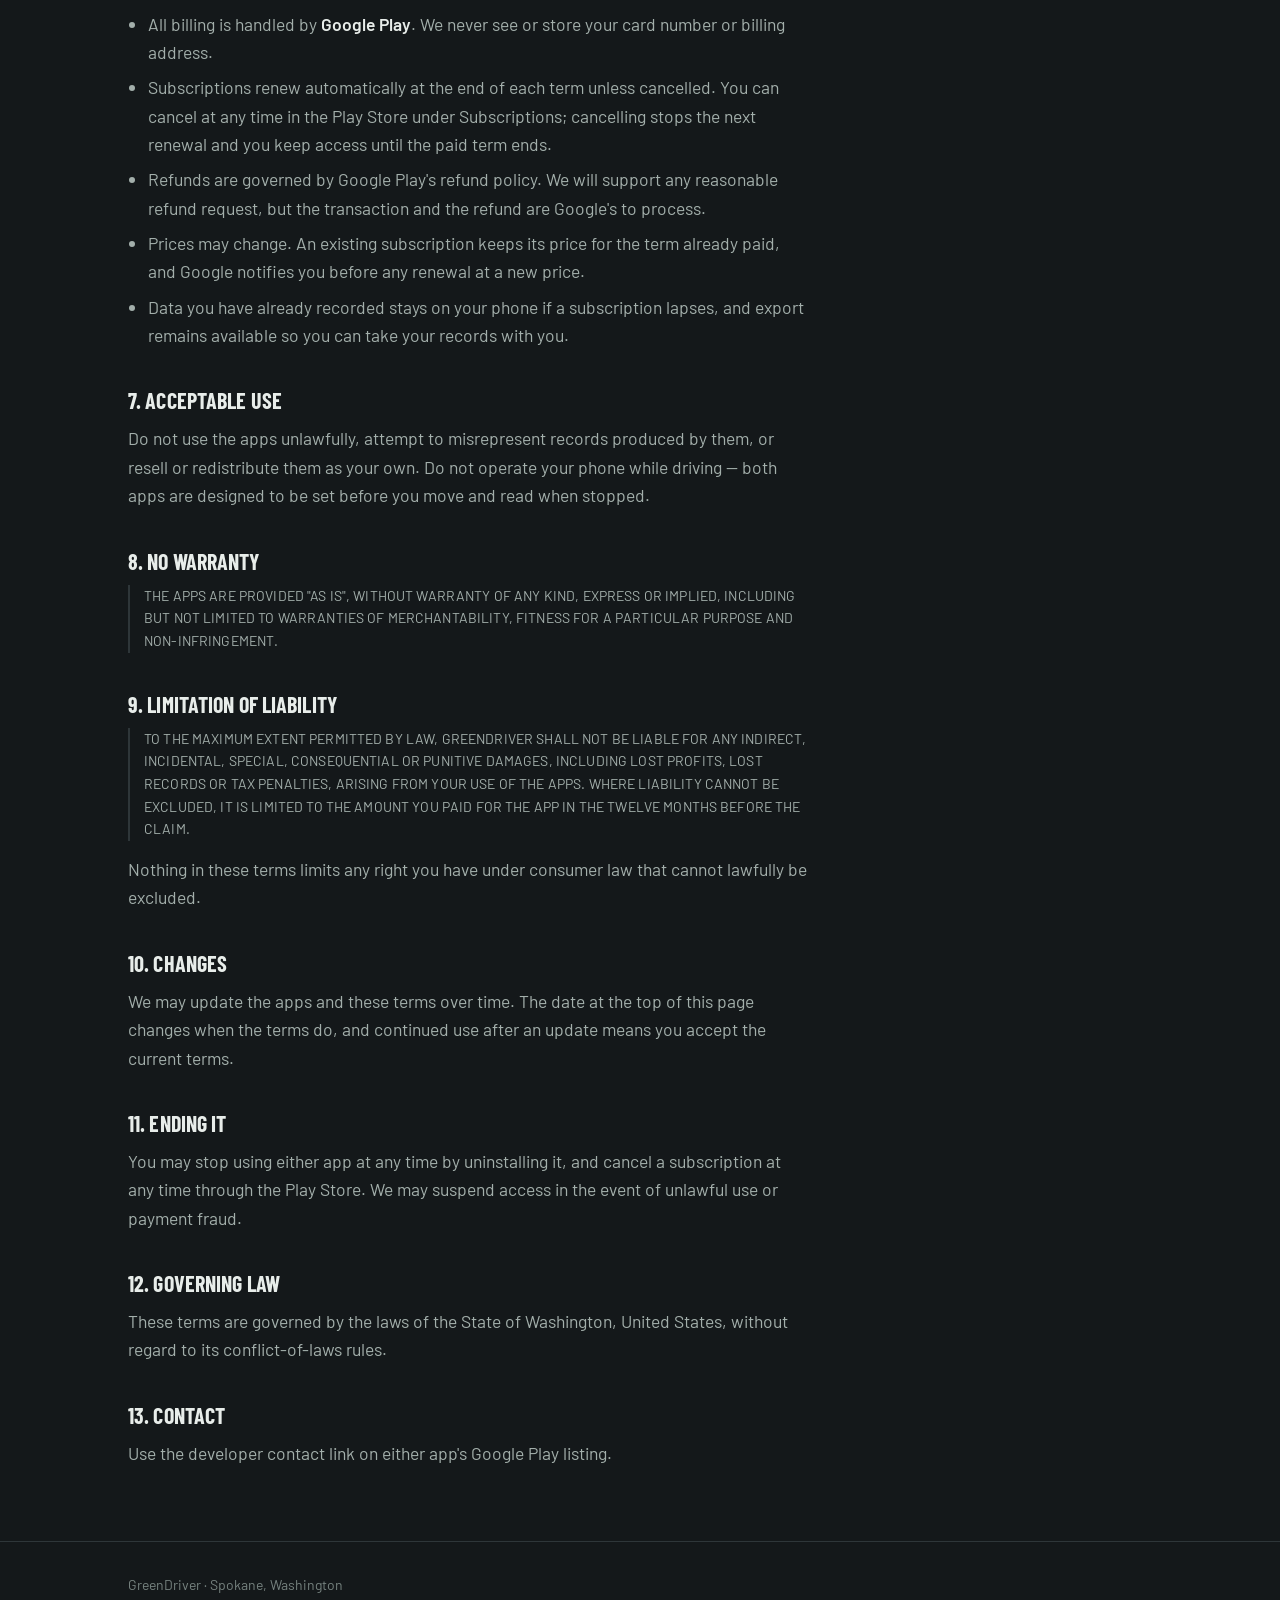
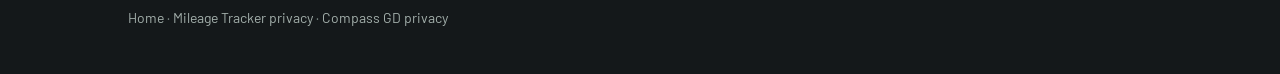
<file: terms.html>
<!doctype html>
<html lang="en">
<head>
<meta charset="utf-8">
<meta name="viewport" content="width=device-width, initial-scale=1">
<meta name="theme-color" content="#14181a">
<meta name="description" content="Android apps for gig delivery drivers. Mileage, real pay and tax paperwork, plus a compass that tells you when it is wrong.">
<title>GreenDriver Terms of Service</title>
  <link rel="preconnect" href="https://fonts.googleapis.com">
  <link rel="preconnect" href="https://fonts.gstatic.com" crossorigin>
  <link rel="stylesheet" href="https://fonts.googleapis.com/css2?family=Barlow+Condensed:wght@600;700&family=Barlow:wght@400;600&family=IBM+Plex+Mono:wght@400;500&display=swap">
  <link rel="stylesheet" href="style.css">
</head>
<body>
<header class="topbar">
  <div class="wrap">
    <a class="wordmark" href="index.html">Green<span class="accent">Driver</span></a>
    <nav>
      <a href="greendriver.html">Mileage Tracker</a>
      <a href="compass.html">Compass GD</a>
      <a href="torchlock.html">Torch Lock</a>
    </nav>
  </div>
</header>
<div class="ticks"></div>

<main>
  <section>
    <div class="wrap">
      <div class="prose">
        <p class="eyebrow">GreenDriver Mileage Tracker · Compass GD</p>
        <h1>Terms of Service</h1>

        <div class="meta">
          <span>Last updated: 11 October 2026</span>
          <span>Applies to: both GreenDriver Android apps</span>
        </div>

        <h2>1. Who these terms are with</h2>
        <p>
          These terms are between you and GreenDriver ("we", "us"), the independent developer of
          the GreenDriver Mileage Tracker and Compass GD Android apps. Installing or using either
          app means you accept them.
        </p>

        <h2>2. What the apps are</h2>
        <p>
          <b>GreenDriver Mileage Tracker</b> is a mileage- and expense-recording tool for gig and
          delivery drivers. It logs trips, estimates real hourly earnings after vehicle costs,
          and organises records relevant to IRS vehicle-expense recordkeeping (see Publication
          463).
        </p>
        <p>
          <b>Compass GD</b> is a magnetic compass and bearing instrument.
        </p>

        <h2>3. Not tax, legal or financial advice</h2>
        <p>
          GreenDriver is a recordkeeping tool, not a tax preparer, accountant or attorney. The
          audit-readiness report checks your log against the recordkeeping <i>elements</i>
          described in IRS Publication 463. It does not verify that your entries are true, does
          not file or calculate your taxes, and does not represent you before the IRS or any
          other authority.
        </p>
        <p>
          <b>You are responsible for the accuracy of what you enter and for how you use it on
          your tax return.</b> Consult a qualified tax professional about your situation. Figures
          that depend on a tax year outside the published statutory tables are flagged in the app
          for checking rather than relied upon.
        </p>

        <h2>4. Accuracy of recorded data</h2>
        <p>
          Mileage is estimated from your phone's GPS and, where you provide them, your own
          odometer entries. GPS accuracy varies by device, signal
          and environment, and background tracking can be stopped by your phone's battery
          settings. Compass headings can be wrong near magnets, steel or a charging cable; the
          app warns when it detects this, but cannot detect every case.
        </p>
        <p>
          We make no guarantee that recorded mileage, timing, headings or costs are error-free.
          Review your data, especially before relying on it for a tax filing.
        </p>

        <h2>5. Your data is on your device</h2>
        <p>
          Both apps store your data locally (see the
          <a href="privacy.html">Mileage Tracker privacy policy</a> and the
          <a href="compass-privacy.html">Compass GD privacy policy</a>). We do not hold a copy,
          so <b>we cannot recover it</b> if you lose your device, uninstall the app, or clear its
          data without a backup you made yourself.
        </p>

        <h2>6. Subscriptions, purchases and refunds</h2>
        <p>
          <b>GreenDriver Mileage Tracker</b> offers a 10-day free trial, after which continued
          use of paid features requires a subscription: Basic at $3.99 per month, or Full at
          $4.99 per month pre-paid annually. <b>Compass GD</b> is a single $0.99 purchase.
        </p>
        <ul>
          <li>
            All billing is handled by <b>Google Play</b>. We never see or store your card number
            or billing address.
          </li>
          <li>
            Subscriptions renew automatically at the end of each term unless cancelled. You can
            cancel at any time in the Play Store under Subscriptions; cancelling stops the next
            renewal and you keep access until the paid term ends.
          </li>
          <li>
            Refunds are governed by Google Play's refund policy. We will support any reasonable
            refund request, but the transaction and the refund are Google's to process.
          </li>
          <li>
            Prices may change. An existing subscription keeps its price for the term already
            paid, and Google notifies you before any renewal at a new price.
          </li>
          <li>
            Data you have already recorded stays on your phone if a subscription lapses, and
            export remains available so you can take your records with you.
          </li>
        </ul>

        <h2>7. Acceptable use</h2>
        <p>
          Do not use the apps unlawfully, attempt to misrepresent records produced by them, or
          resell or redistribute them as your own. Do not operate your phone while driving —
          both apps are designed to be set before you move and read when stopped.
        </p>

        <h2>8. No warranty</h2>
        <p class="legalese">
          THE APPS ARE PROVIDED "AS IS", WITHOUT WARRANTY OF ANY KIND, EXPRESS OR IMPLIED,
          INCLUDING BUT NOT LIMITED TO WARRANTIES OF MERCHANTABILITY, FITNESS FOR A PARTICULAR
          PURPOSE AND NON-INFRINGEMENT.
        </p>

        <h2>9. Limitation of liability</h2>
        <p class="legalese">
          TO THE MAXIMUM EXTENT PERMITTED BY LAW, GREENDRIVER SHALL NOT BE LIABLE FOR ANY
          INDIRECT, INCIDENTAL, SPECIAL, CONSEQUENTIAL OR PUNITIVE DAMAGES, INCLUDING LOST
          PROFITS, LOST RECORDS OR TAX PENALTIES, ARISING FROM YOUR USE OF THE APPS. WHERE
          LIABILITY CANNOT BE EXCLUDED, IT IS LIMITED TO THE AMOUNT YOU PAID FOR THE APP IN THE
          TWELVE MONTHS BEFORE THE CLAIM.
        </p>
        <p>
          Nothing in these terms limits any right you have under consumer law that cannot
          lawfully be excluded.
        </p>

        <h2>10. Changes</h2>
        <p>
          We may update the apps and these terms over time. The date at the top of this page
          changes when the terms do, and continued use after an update means you accept the
          current terms.
        </p>

        <h2>11. Ending it</h2>
        <p>
          You may stop using either app at any time by uninstalling it, and cancel a
          subscription at any time through the Play Store. We may suspend access in the event of
          unlawful use or payment fraud.
        </p>

        <h2>12. Governing law</h2>
        <p>
          These terms are governed by the laws of the State of Washington, United States,
          without regard to its conflict-of-laws rules.
        </p>

        <h2>13. Contact</h2>
        <p>
          Use the developer contact link on either app's Google Play listing.
        </p>
      </div>
    </div>
  </section>
</main>

<footer>
  <div class="wrap">
    <span>GreenDriver · Spokane, Washington</span>
    <span>
      <a href="index.html">Home</a> ·
      <a href="privacy.html">Mileage Tracker privacy</a> ·
      <a href="compass-privacy.html">Compass GD privacy</a>
    </span>
  </div>
</footer>
</body>
</html>
</file>
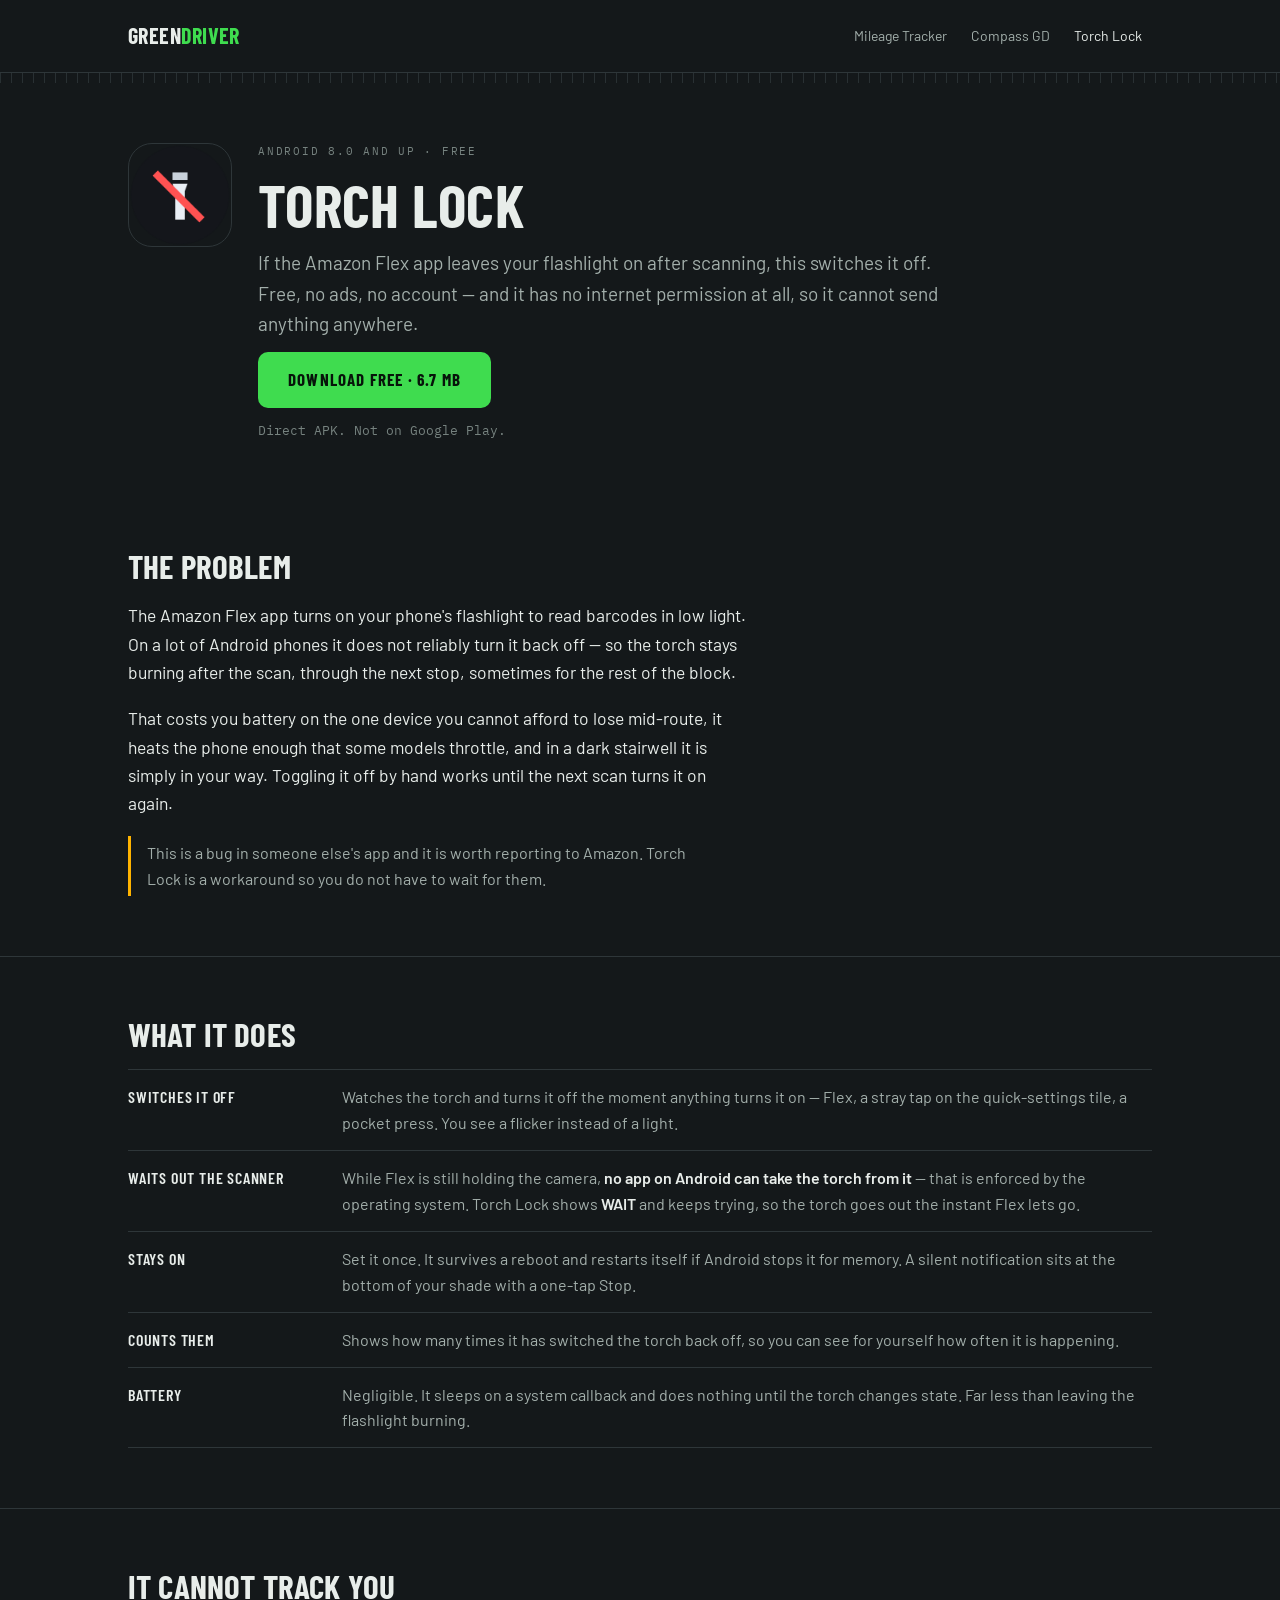
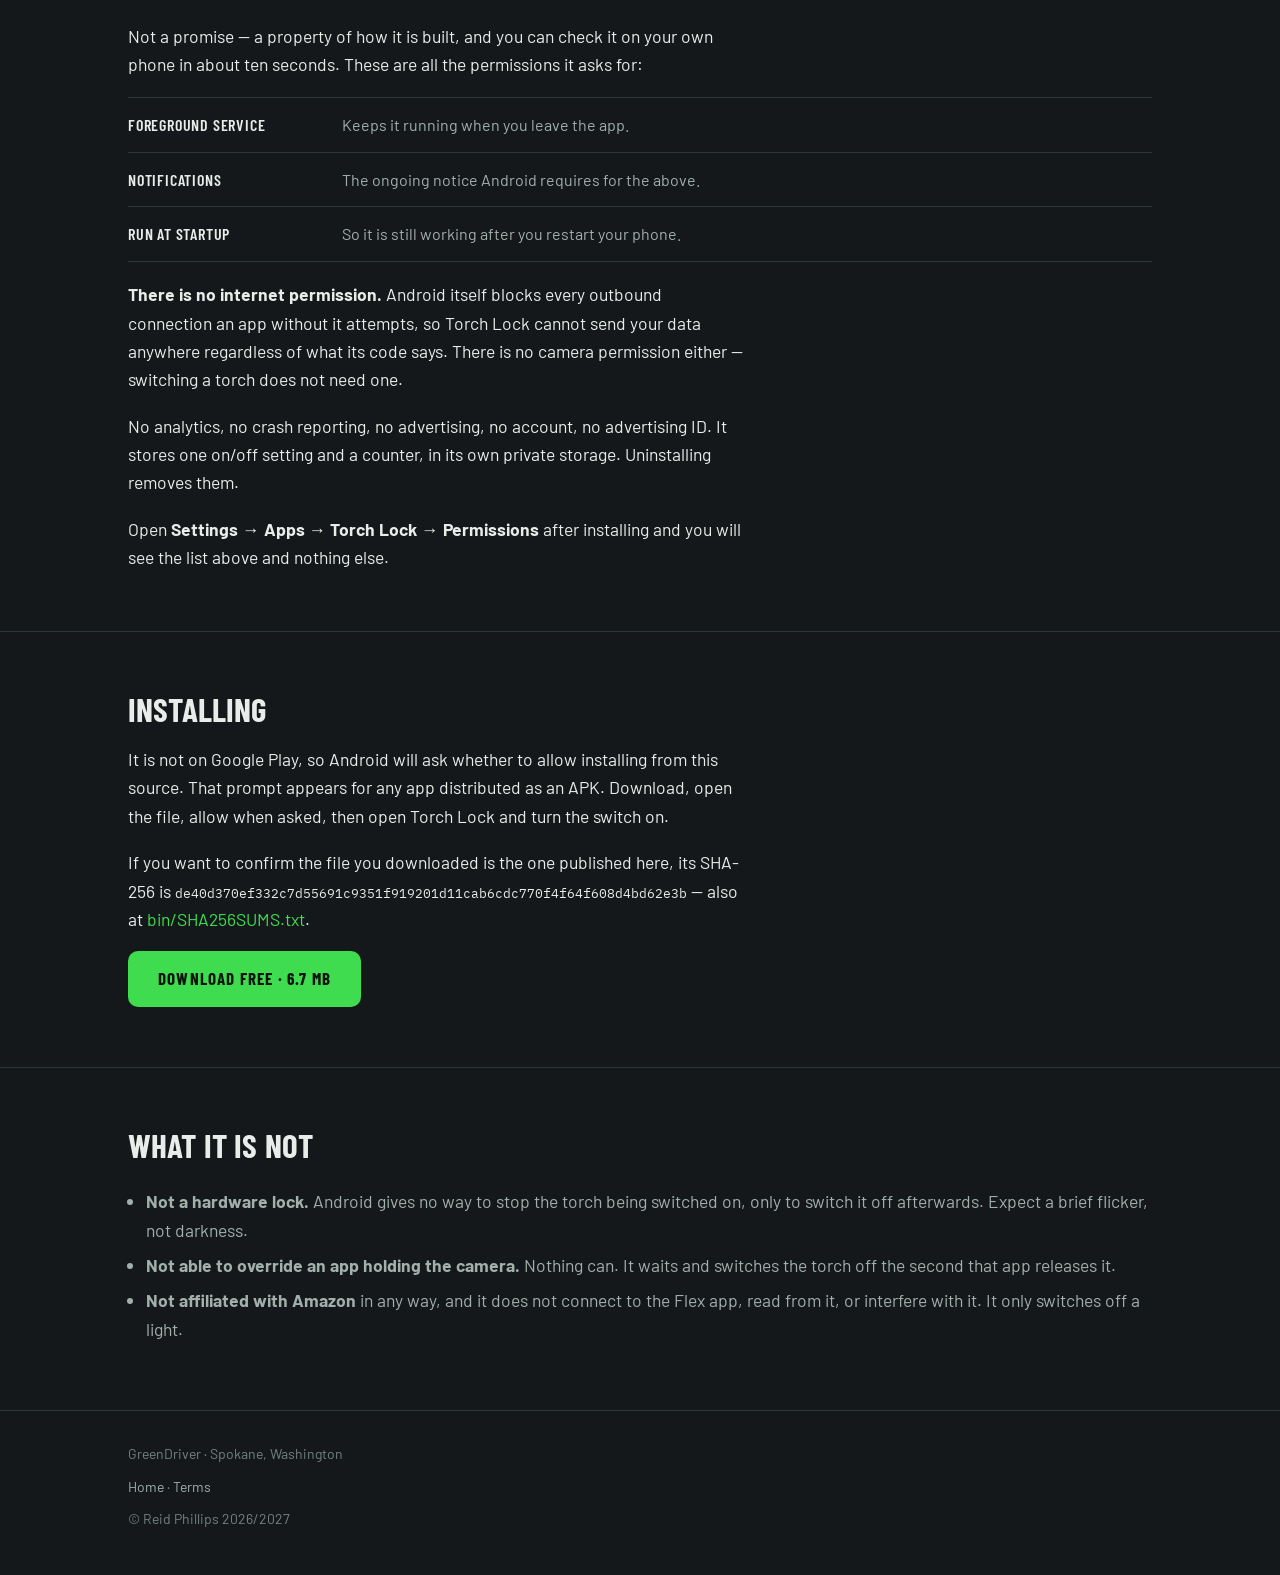
<file: torchlock.html>
<!doctype html>
<html lang="en">
<head>
<meta charset="utf-8">
<meta name="viewport" content="width=device-width, initial-scale=1">
<meta name="theme-color" content="#14181a">
<meta name="description" content="Free Android app that switches the flashlight off when the Amazon Flex app leaves it on. No internet permission, no tracking, no ads.">
<title>Torch Lock</title>
<link rel="preconnect" href="https://fonts.googleapis.com">
<link rel="preconnect" href="https://fonts.gstatic.com" crossorigin>
<link rel="stylesheet" href="https://fonts.googleapis.com/css2?family=Barlow+Condensed:wght@600;700&family=Barlow:wght@400;600&family=IBM+Plex+Mono:wght@400;500&display=swap">
<link rel="stylesheet" href="style.css">
</head>
<body>

<header class="topbar">
  <div class="wrap">
    <a class="wordmark" href="index.html">Green<span class="accent">Driver</span></a>
    <nav>
      <a href="greendriver.html">Mileage Tracker</a>
      <a href="compass.html">Compass GD</a>
      <a href="torchlock.html" aria-current="page">Torch Lock</a>
    </nav>
  </div>
</header>
<div class="ticks"></div>

<main>
  <div class="wrap">
    <div class="hero">
      <img src="torchlock.png" alt="Torch Lock icon">
      <div class="hero-text">
        <p class="eyebrow">Android 8.0 and up · free</p>
        <h1>Torch Lock</h1>
        <p class="lede">
          If the Amazon Flex app leaves your flashlight on after scanning, this switches it off.
          Free, no ads, no account — and it has no internet permission at all, so it cannot send
          anything anywhere.
        </p>
        <a class="cta cta--green" href="bin/TorchLock-1.0.0.apk" download>Download free · 6.7 MB</a>
        <p class="cta-note">Direct APK. Not on Google Play.</p>
      </div>
    </div>
  </div>

  <section>
    <div class="wrap stack">
      <h2>The problem</h2>
      <p>
        The Amazon Flex app turns on your phone's flashlight to read barcodes in low light. On a
        lot of Android phones it does not reliably turn it back off — so the torch stays burning
        after the scan, through the next stop, sometimes for the rest of the block.
      </p>
      <p>
        That costs you battery on the one device you cannot afford to lose mid-route, it heats the
        phone enough that some models throttle, and in a dark stairwell it is simply in your way.
        Toggling it off by hand works until the next scan turns it on again.
      </p>
      <p class="callout">
        This is a bug in someone else's app and it is worth reporting to Amazon. Torch Lock is a
        workaround so you do not have to wait for them.
      </p>
    </div>
  </section>

  <section>
    <div class="wrap stack">
      <h2>What it does</h2>
      <div class="spec">

        <div class="spec-row">
          <div class="spec-key">Switches it off</div>
          <div class="spec-val">
            Watches the torch and turns it off the moment anything turns it on — Flex, a stray
            tap on the quick-settings tile, a pocket press. You see a flicker instead of a light.
          </div>
        </div>

        <div class="spec-row">
          <div class="spec-key">Waits out the scanner</div>
          <div class="spec-val">
            While Flex is still holding the camera, <b>no app on Android can take the torch from
            it</b> — that is enforced by the operating system. Torch Lock shows
            <b>WAIT</b> and keeps trying, so the torch goes out the instant Flex lets go.
          </div>
        </div>

        <div class="spec-row">
          <div class="spec-key">Stays on</div>
          <div class="spec-val">
            Set it once. It survives a reboot and restarts itself if Android stops it for memory.
            A silent notification sits at the bottom of your shade with a one-tap Stop.
          </div>
        </div>

        <div class="spec-row">
          <div class="spec-key">Counts them</div>
          <div class="spec-val">
            Shows how many times it has switched the torch back off, so you can see for yourself
            how often it is happening.
          </div>
        </div>

        <div class="spec-row">
          <div class="spec-key">Battery</div>
          <div class="spec-val">
            Negligible. It sleeps on a system callback and does nothing until the torch changes
            state. Far less than leaving the flashlight burning.
          </div>
        </div>

      </div>
    </div>
  </section>

  <section>
    <div class="wrap stack">
      <h2>It cannot track you</h2>
      <p>
        Not a promise — a property of how it is built, and you can check it on your own phone in
        about ten seconds. These are all the permissions it asks for:
      </p>
      <div class="spec">
        <div class="spec-row">
          <div class="spec-key">Foreground service</div>
          <div class="spec-val">Keeps it running when you leave the app.</div>
        </div>
        <div class="spec-row">
          <div class="spec-key">Notifications</div>
          <div class="spec-val">The ongoing notice Android requires for the above.</div>
        </div>
        <div class="spec-row">
          <div class="spec-key">Run at startup</div>
          <div class="spec-val">So it is still working after you restart your phone.</div>
        </div>
      </div>
      <p>
        <b>There is no internet permission.</b> Android itself blocks every outbound connection an
        app without it attempts, so Torch Lock cannot send your data anywhere regardless of what
        its code says. There is no camera permission either — switching a torch does not need one.
      </p>
      <p>
        No analytics, no crash reporting, no advertising, no account, no advertising ID. It stores
        one on/off setting and a counter, in its own private storage. Uninstalling removes them.
      </p>
      <p>
        Open <b>Settings → Apps → Torch Lock → Permissions</b> after installing and you will see
        the list above and nothing else.
      </p>
    </div>
  </section>

  <section>
    <div class="wrap stack">
      <h2>Installing</h2>
      <p>
        It is not on Google Play, so Android will ask whether to allow installing from this
        source. That prompt appears for any app distributed as an APK. Download, open the file,
        allow when asked, then open Torch Lock and turn the switch on.
      </p>
      <p>
        If you want to confirm the file you downloaded is the one published here, its SHA-256 is
        <span style="font-family:var(--mono);font-size:13px;word-break:break-all">de40d370ef332c7d55691c9351f919201d11cab6cdc770f4f64f608d4bd62e3b</span>
        — also at <a href="bin/SHA256SUMS.txt">bin/SHA256SUMS.txt</a>.
      </p>
      <a class="cta cta--green" href="bin/TorchLock-1.0.0.apk" download>Download free · 6.7 MB</a>
    </div>
  </section>

  <section>
    <div class="wrap stack">
      <h2>What it is not</h2>
      <ul class="notlist">
        <li>
          <b>Not a hardware lock.</b> Android gives no way to stop the torch being switched on,
          only to switch it off afterwards. Expect a brief flicker, not darkness.
        </li>
        <li>
          <b>Not able to override an app holding the camera.</b> Nothing can. It waits and
          switches the torch off the second that app releases it.
        </li>
        <li>
          <b>Not affiliated with Amazon</b> in any way, and it does not connect to the Flex app,
          read from it, or interfere with it. It only switches off a light.
        </li>
      </ul>
    </div>
  </section>
</main>

<footer>
  <div class="wrap">
    <span>GreenDriver · Spokane, Washington</span>
    <span>
      <a href="index.html">Home</a> ·
      <a href="terms.html">Terms</a>
    </span>
    <span>© Reid Phillips 2026/2027</span>
  </div>
</footer>

</body>
</html>
</file>
<file: style.css>
/*
  GreenDriver / Compass GD — shared styles.

  Committed single-theme on purpose: both products are dark instruments, and the whole visual
  idea is a dashboard at 4am, which is when these drivers are actually working. Every colour is
  therefore stated explicitly rather than inherited, so the page holds on any host background.
*/

:root {
  /* Charcoal biased slightly green, so the ground looks chosen rather than defaulted. */
  --ground: #14181a;
  --raised: #1c2124;
  --raised-2: #232a2d;
  --line: #2e3639;

  --ink: #e8edea;
  --ink-dim: #a3afab;
  --ink-mute: #76827f;

  --green: #3fdc4f;
  --green-deep: #1f8a2b;
  --red: #e2392f;
  --amber: #ffb300;

  --display: "Barlow Condensed", "Oswald", Impact, sans-serif;
  --body: "Barlow", "Helvetica Neue", Arial, sans-serif;
  --mono: "IBM Plex Mono", ui-monospace, "SF Mono", Menlo, monospace;

  --maxw: 1080px;
  --gutter: clamp(16px, 4vw, 28px);
}

* { box-sizing: border-box; }

/* Belt and braces against a sideways scrollbar: one long unbroken string anywhere in the page
   would otherwise push the whole body wider than the phone and break every layout below. */
html { overflow-x: hidden; -webkit-text-size-adjust: 100%; }

body {
  margin: 0;
  background: var(--ground);
  color: var(--ink);
  font-family: var(--body);
  font-size: clamp(16px, 0.4vw + 15px, 17.5px);
  line-height: 1.62;
  overflow-x: hidden;
  -webkit-font-smoothing: antialiased;
}

img { max-width: 100%; display: block; }

a { color: var(--green); text-decoration: none; }
a:hover { text-decoration: underline; }
a:focus-visible,
button:focus-visible {
  outline: 2px solid var(--amber);
  outline-offset: 3px;
  border-radius: 4px;
}

.wrap {
  width: 100%;
  max-width: var(--maxw);
  margin-inline: auto;
  /* Scales from 16px on a small phone to 28px on a desktop, so the text never runs to the
     bezel and never floats absurdly far from it. */
  padding-inline: var(--gutter);
}

/* ---------------------------------------------------------------- bars */

.topbar {
  border-bottom: 1px solid var(--line);
  background: var(--ground);
}
.topbar .wrap {
  display: flex;
  align-items: center;
  gap: 14px;
  padding-block: 14px;
  flex-wrap: wrap;
}
.wordmark {
  font-family: var(--display);
  font-weight: 700;
  font-size: 22px;
  letter-spacing: 0.02em;
  text-transform: uppercase;
  color: var(--ink);
}
.wordmark .accent { color: var(--green); }
.topbar nav {
  margin-left: auto;
  display: flex;
  gap: 4px;
  font-size: 14px;
  flex-wrap: wrap;
}
/* Padded to a real finger target. Bare 14px text is about 10px tall, which is roughly a
   quarter of the 44px a thumb actually needs. */
.topbar nav a {
  color: var(--ink-dim);
  padding: 9px 10px;
  border-radius: 8px;
  min-height: 44px;
  display: flex;
  align-items: center;
}
.topbar nav a:hover { background: var(--raised); text-decoration: none; }
.topbar nav a[aria-current="page"] { color: var(--ink); }

/* The hairline of gauge ticks that runs under the header — the one piece of pure
   instrument-panel ornament on the page, and it earns its place by being the motif both
   products share: a speedometer arc and a compass rose are the same ruled edge. */
.ticks {
  height: 10px;
  background-image: repeating-linear-gradient(
    to right,
    var(--line) 0 1px,
    transparent 1px 11px
  );
  opacity: 0.8;
}

/* ---------------------------------------------------------------- type */

h1, h2, h3 {
  font-family: var(--display);
  font-weight: 700;
  line-height: 1.05;
  text-wrap: balance;
  margin: 0;
  letter-spacing: 0.005em;
}
h1 { font-size: clamp(32px, 8vw, 60px); text-transform: uppercase; }
h2 { font-size: clamp(23px, 4.6vw, 33px); text-transform: uppercase; }
h3 { font-size: 20px; }

p { margin: 0; max-width: 62ch; }

.eyebrow {
  font-family: var(--mono);
  font-size: 11px;
  letter-spacing: 0.16em;
  text-transform: uppercase;
  color: var(--ink-mute);
  margin: 0;
}

.lede { font-size: clamp(17px, 1vw + 15px, 19px); color: var(--ink-dim); }

section { padding-block: clamp(34px, 7vw, 60px); }
section + section { border-top: 1px solid var(--line); }
.stack { display: flex; flex-direction: column; gap: 18px; }
.stack-sm { display: flex; flex-direction: column; gap: 10px; }

/* ---------------------------------------------------------------- landing tiles */

.tiles {
  display: grid;
  grid-template-columns: repeat(auto-fit, minmax(min(100%, 300px), 1fr));
  gap: 18px;
}

.tile {
  display: flex;
  flex-direction: column;
  gap: 14px;
  padding: clamp(18px, 4vw, 26px);
  background: var(--raised);
  border: 1px solid var(--line);
  border-radius: 14px;
  color: inherit;
  transition: border-color 0.18s ease, transform 0.18s ease;
}
.tile:hover { text-decoration: none; transform: translateY(-2px); }
.tile--gd:hover { border-color: var(--green); }
.tile--cp:hover { border-color: var(--red); }

.tile img {
  width: 88px;
  height: 88px;
  border-radius: 20px;
  border: 1px solid var(--line);
}
.tile h2 { font-size: 30px; }
.tile p { font-size: 15px; color: var(--ink-dim); }

.tile-price {
  font-family: var(--mono);
  font-size: 13px;
  color: var(--ink);
  margin-top: auto;
  padding-top: 10px;
  border-top: 1px solid var(--line);
}
.tile-go {
  font-family: var(--display);
  text-transform: uppercase;
  letter-spacing: 0.06em;
  font-size: 15px;
}
.tile--gd .tile-go { color: var(--green); }
.tile--cp .tile-go { color: var(--red); }

/* ---------------------------------------------------------------- product hero */

.hero {
  display: flex;
  gap: clamp(18px, 3vw, 26px);
  align-items: flex-start;
  flex-wrap: wrap;
  padding-block: clamp(28px, 6vw, 48px) clamp(26px, 5vw, 40px);
}
.hero img {
  width: 104px;
  height: 104px;
  border-radius: 24px;
  border: 1px solid var(--line);
  flex: none;
}
.hero-text { flex: 1 1 320px; display: flex; flex-direction: column; gap: 12px; }

/* ---------------------------------------------------------------- spec sheet */

/*
  Label/value rows rather than feature cards. Drivers read spec sheets — for vehicles, for
  blocks, for pay — so the format is one they already parse, and it keeps a long feature list
  scannable instead of turning it into twelve identical rounded boxes.
*/
.spec { display: flex; flex-direction: column; }
.spec-row {
  display: grid;
  grid-template-columns: minmax(150px, 190px) 1fr;
  gap: 6px 24px;
  padding-block: 14px;
  border-bottom: 1px solid var(--line);
  align-items: baseline;
}
.spec-row:first-child { border-top: 1px solid var(--line); }
.spec-key {
  font-family: var(--display);
  text-transform: uppercase;
  letter-spacing: 0.05em;
  font-size: 16px;
  font-weight: 600;
  color: var(--ink);
}
.spec-val { color: var(--ink-dim); font-size: 16px; }
.spec-val b { color: var(--ink); font-weight: 600; }
.spec-val .num { font-family: var(--mono); font-variant-numeric: tabular-nums; }

@media (max-width: 620px) {
  .spec-row { grid-template-columns: 1fr; gap: 2px; padding-block: 12px; }
}

/* ---------------------------------------------------------------- pricing */

.plans {
  display: grid;
  grid-template-columns: repeat(auto-fit, minmax(min(100%, 265px), 1fr));
  gap: 16px;
}
.plan {
  display: flex;
  flex-direction: column;
  gap: 12px;
  padding: 24px;
  border: 1px solid var(--line);
  border-radius: 12px;
  background: var(--raised);
}
/* Only the recommended plan is lifted. Border, fill and glow spent on one thing, so the
   hierarchy reads at a glance instead of every box shouting equally. */
.plan--lead {
  border-color: var(--green-deep);
  background: linear-gradient(180deg, #1d2a20 0%, var(--raised) 60%);
}
.plan-name {
  font-family: var(--display);
  text-transform: uppercase;
  letter-spacing: 0.06em;
  font-size: 19px;
  font-weight: 700;
}
.plan-price {
  font-family: var(--mono);
  font-variant-numeric: tabular-nums;
  font-size: 34px;
  line-height: 1;
  color: var(--ink);
}
.plan-price small {
  font-size: 14px;
  color: var(--ink-mute);
  font-family: var(--body);
}
.plan-sub { font-size: 14px; color: var(--ink-dim); }
.plan ul { margin: 0; padding-left: 18px; font-size: 15px; color: var(--ink-dim); }
.plan li { margin-block: 5px; }

.badge {
  display: inline-block;
  font-family: var(--mono);
  font-size: 11px;
  letter-spacing: 0.1em;
  text-transform: uppercase;
  padding: 3px 9px;
  border-radius: 999px;
  border: 1px solid currentColor;
  align-self: flex-start;
}
.badge--green { color: var(--green); }
.badge--amber { color: var(--amber); }

.cta {
  display: inline-block;
  font-family: var(--display);
  font-weight: 700;
  text-transform: uppercase;
  letter-spacing: 0.07em;
  font-size: 17px;
  padding: 14px 30px;
  border-radius: 10px;
  border: none;
  cursor: pointer;
  align-self: flex-start;
  min-height: 48px;
  display: inline-flex;
  align-items: center;
  justify-content: center;
  text-align: center;
}
.cta--green { background: var(--green); color: #07140a; }
.cta--red { background: var(--red); color: #fff; }
.cta:hover { text-decoration: none; filter: brightness(1.08); }
.cta-note { font-size: 13px; color: var(--ink-mute); font-family: var(--mono); }

/* ---------------------------------------------------------------- misc */

.callout {
  border-left: 3px solid var(--amber);
  padding: 4px 0 4px 16px;
  color: var(--ink-dim);
  font-size: 16px;
}

.notlist { margin: 0; padding-left: 18px; color: var(--ink-dim); }
.notlist li { margin-block: 7px; }

footer {
  border-top: 1px solid var(--line);
  padding-block: 32px 44px;
  color: var(--ink-mute);
  font-size: 14px;
}
footer .wrap { display: flex; flex-direction: column; gap: 10px; }
footer a { color: var(--ink-dim); }

@media (prefers-reduced-motion: reduce) {
  * { transition: none !important; animation: none !important; }
}

/* ---------------------------------------------------------------- legal prose */

/*
  Policy pages are read, not scanned, so they drop the spec-sheet treatment and get a single
  measured column. Narrower than the marketing pages on purpose — legal text is the one place a
  reader genuinely needs the 65-character line.
*/
.prose { max-width: 680px; }
.prose h2 {
  font-size: 22px;
  margin-top: 40px;
  margin-bottom: 12px;
  color: var(--ink);
}
.prose h2:first-of-type { margin-top: 24px; }
.prose h3 {
  font-family: var(--body);
  font-size: 17px;
  font-weight: 600;
  margin-top: 24px;
  margin-bottom: 6px;
}
.prose p { margin-bottom: 14px; color: var(--ink-dim); max-width: none; }
.prose ul { padding-left: 20px; color: var(--ink-dim); margin-bottom: 14px; }
.prose li { margin-block: 7px; }
.prose b, .prose strong { color: var(--ink); font-weight: 600; }

.meta {
  margin-top: 18px;
  font-family: var(--mono);
  font-size: 13px;
  color: var(--ink-mute);
  display: flex;
  flex-direction: column;
  gap: 3px;
  padding-bottom: 20px;
  border-bottom: 1px solid var(--line);
}

/* The short "here is the whole policy in four lines" box at the top. Earns its border because
   it is the only thing most readers will actually read. */
.summary {
  border: 1px solid var(--green-deep);
  border-radius: 12px;
  background: #19231b;
  padding: 20px 22px;
  margin-block: 24px;
}
.summary ul { margin: 0; padding-left: 18px; }
.summary li { color: var(--ink); }

.summary--cp {
  border-color: #5a2328;
  background: #1d1416;
}

/* Legal boilerplate that must stay shouty for enforceability, but should not shout at the
   reader's eyes — small caps-ish treatment instead of full-size uppercase. */
.legalese {
  font-size: 14px;
  letter-spacing: 0.01em;
  color: var(--ink-mute);
  border-left: 2px solid var(--line);
  padding-left: 14px;
}

/* ---------------------------------------------------------------- phones */

/*
  Below 520px the page is read one-handed, often outdoors in sunlight. Everything here is about
  reclaiming width and making targets thumb-sized — not about hiding content, since a driver
  checking a privacy policy on their phone needs the same text as on a desktop.
*/
@media (max-width: 520px) {
  .topbar .wrap { padding-block: 8px; gap: 6px; }
  .wordmark { font-size: 20px; }
  .topbar nav { width: 100%; margin-left: 0; justify-content: flex-start; }

  .hero { flex-direction: column; align-items: flex-start; }
  .hero img { width: 84px; height: 84px; border-radius: 20px; }

  .tile img { width: 76px; height: 76px; }

  /* Full-width buttons: easier to hit, and they stop looking stranded on a narrow column. */
  .cta { align-self: stretch; width: 100%; }

  .plan { padding: 20px; }
  .plan-price { font-size: 30px; }

  .prose h2 { margin-top: 32px; }
  .summary { padding: 16px 18px; }
}

/* Very small / older Android screens (360px and under) — the Galaxy A-series floor. */
@media (max-width: 360px) {
  .plan-price { font-size: 27px; }
  .tile h2 { font-size: 26px; }
  .spec-key { font-size: 15px; }
}

/* Large desktops: stop the measure growing forever, but let the page breathe. */
@media (min-width: 1240px) {
  .hero { padding-block: 60px 48px; }
}

/* Printing a policy is a real thing people do with these two pages. */
@media print {
  .topbar, .ticks, footer, .cta { display: none; }
  body { background: #fff; color: #000; font-size: 11pt; }
  .prose p, .prose li, .summary li { color: #000; }
  .summary { border: 1px solid #999; background: #f4f4f4; }
  a { color: #000; text-decoration: underline; }
}

/* Torch Lock tile — amber, so the three apps read as distinct at a glance without the third
   competing with the two paid ones for attention. */
.tile--tl:hover { border-color: var(--amber); }
.tile--tl .tile-go { color: var(--amber); }
</file>
